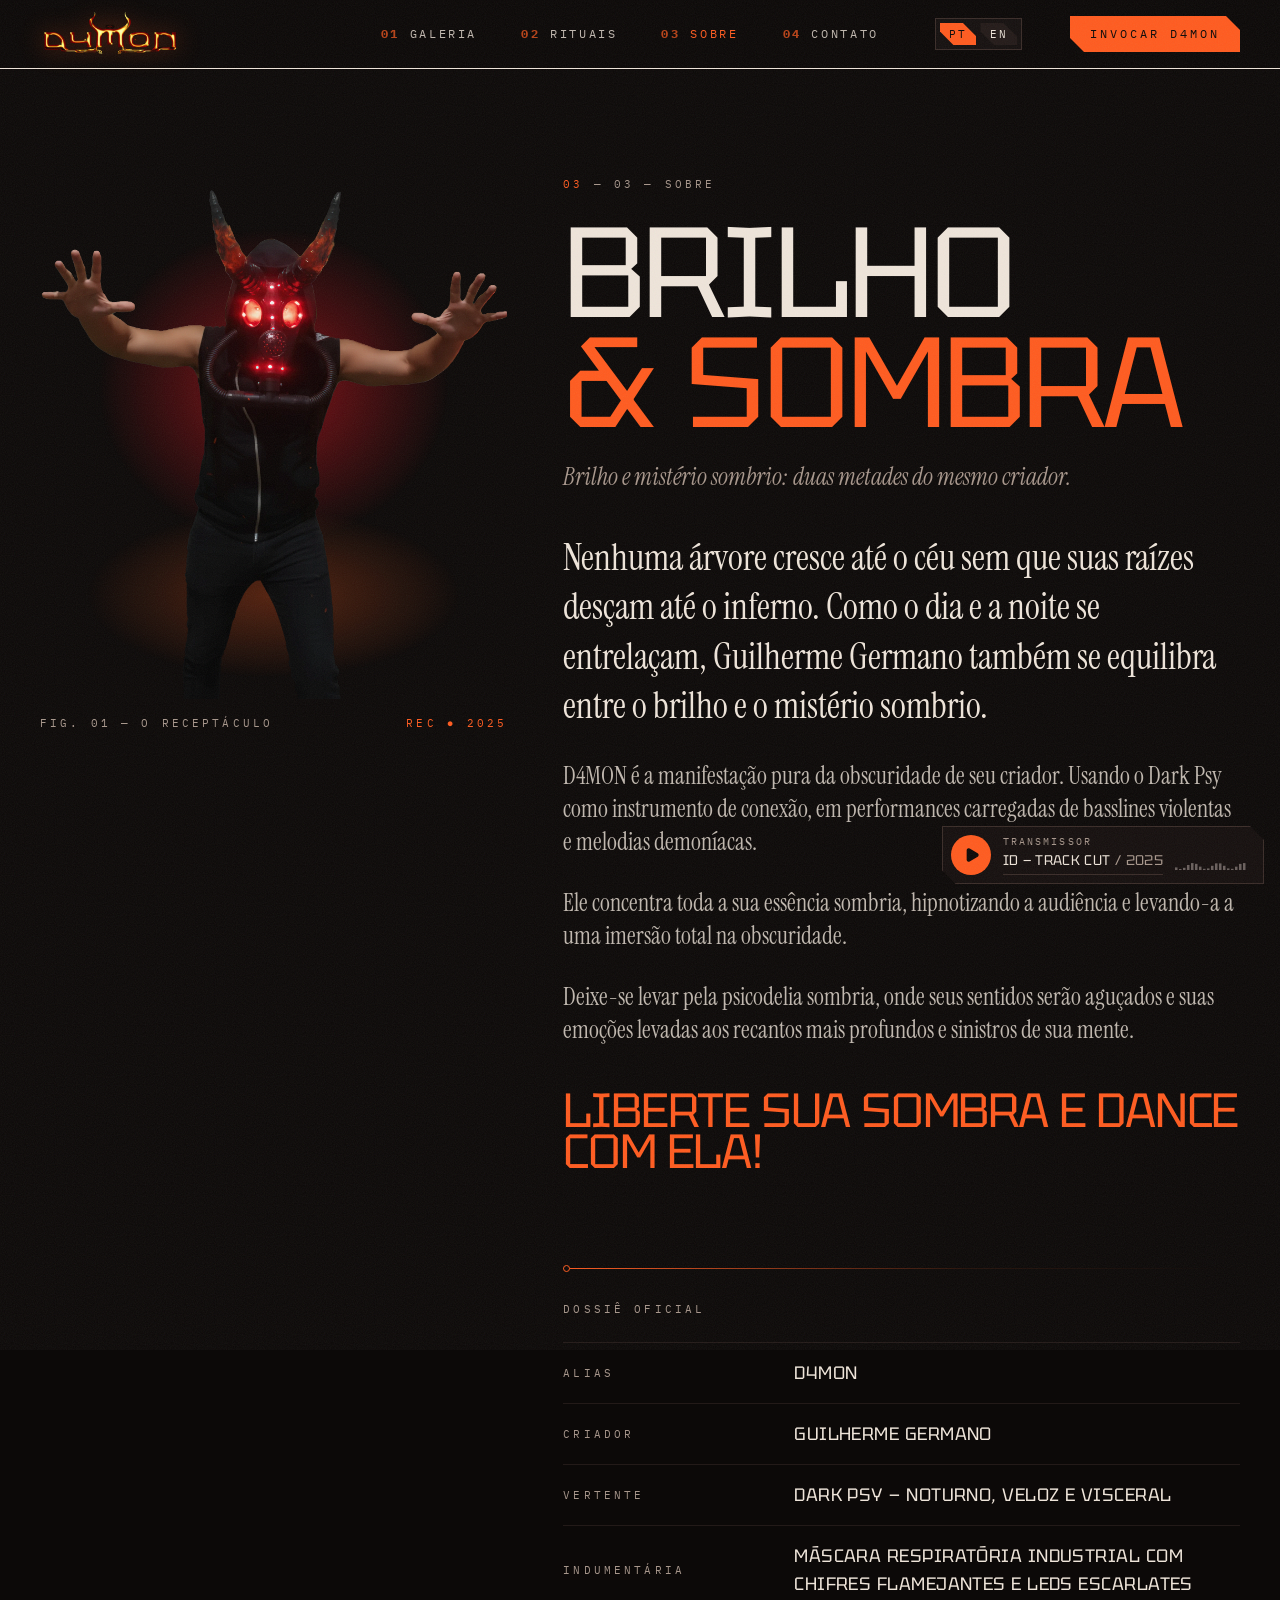
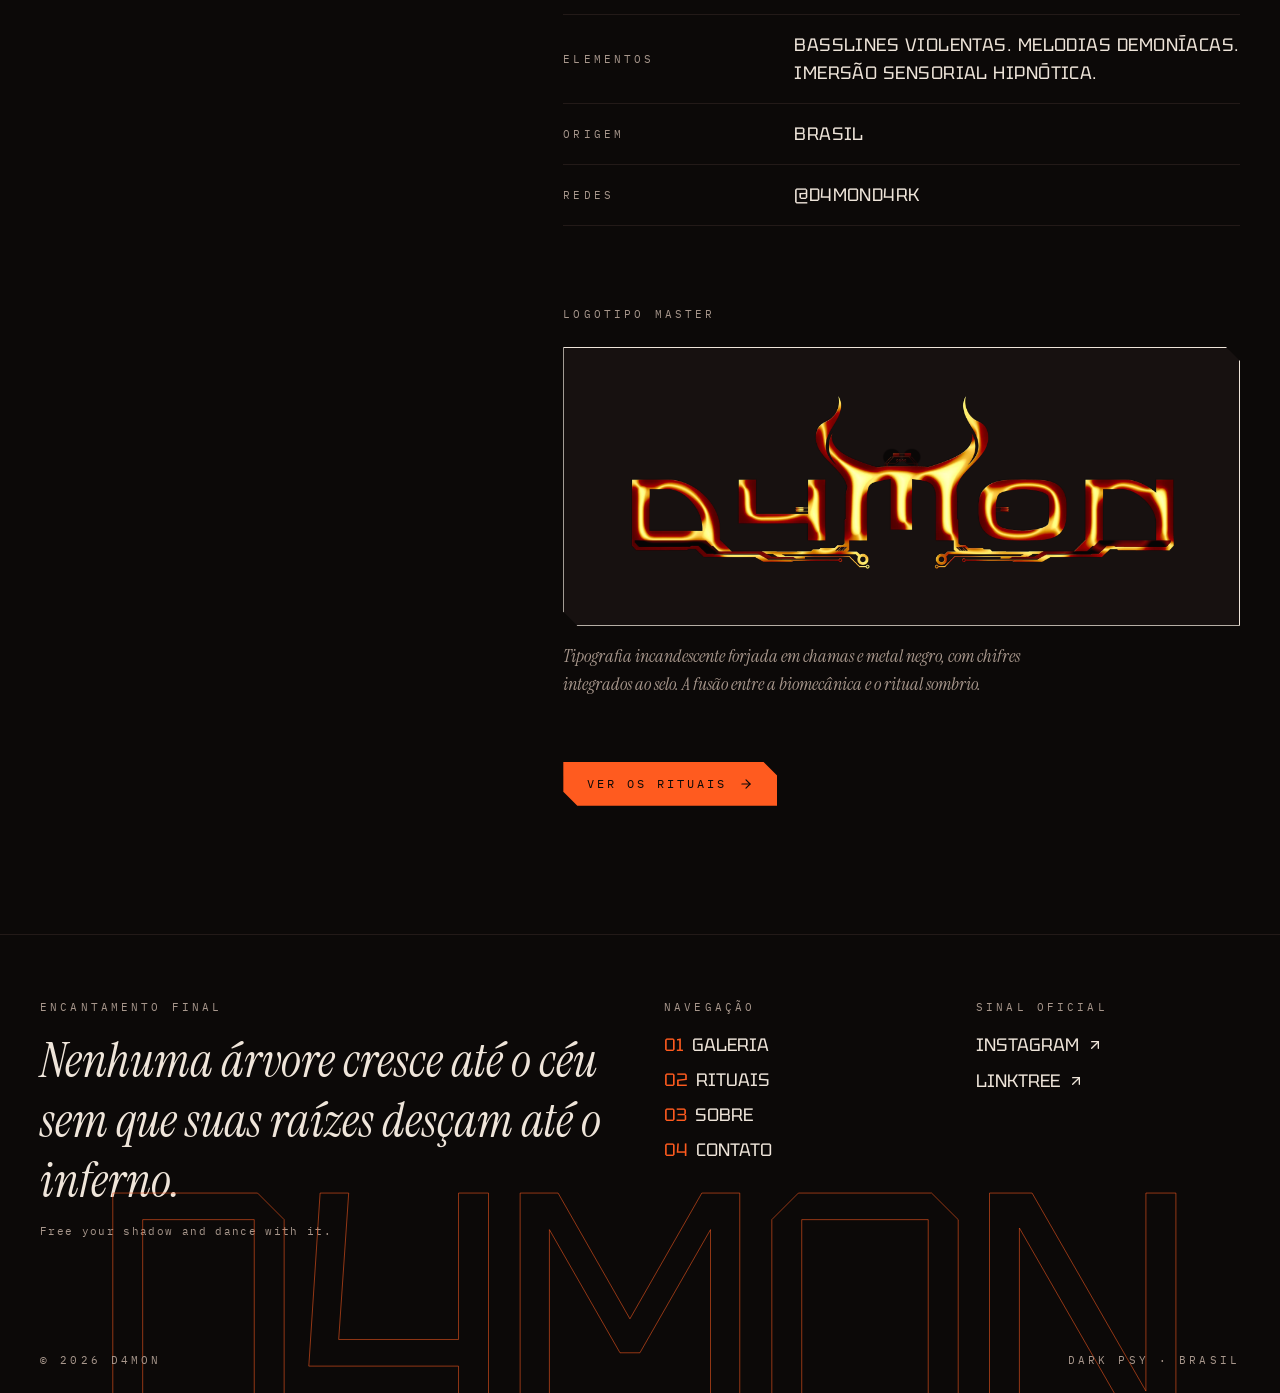
<file: about.html>
<!DOCTYPE html>
<html lang="pt-BR">
<head>
  <meta charset="utf-8" />
  <meta name="viewport" content="width=device-width, initial-scale=1" />
  <title>Sobre — D4MON | Brilho &amp; Sombra</title>
  <meta name="theme-color" content="#0c0908" />
  <meta name="description" content="Biografia e dossiê oficial do projeto D4MON por Guilherme Germano: a manifestação da escuridão no Dark Psy." />
  <meta property="og:title" content="Sobre — D4MON" />
  <meta property="og:description" content="Biografia e dossiê oficial do projeto D4MON." />
  <meta property="og:type" content="website" />
  <meta property="og:image" content="img/cutout-hood.webp" />
  <meta name="twitter:card" content="summary_large_image" />

  <!-- Fonts -->
  <link rel="preconnect" href="https://fonts.googleapis.com" />
  <link rel="preconnect" href="https://fonts.gstatic.com" crossorigin="anonymous" />
  <link rel="stylesheet" href="https://fonts.googleapis.com/css2?family=IBM+Plex+Mono:wght@400;500&amp;family=Instrument+Serif:ital@0;1&amp;family=Tektur:wght@500;700;900&amp;display=swap" />

  <!-- Preload Hood Image -->
  <link rel="preload" as="image" href="img/cutout-hood.webp" />

  <!-- Stylesheet -->
  <link rel="stylesheet" href="css/style.css" />
</head>
<body class="grain text-bone bg-void">

  <!-- Header -->
    <header class="fixed inset-x-0 top-0 z-40 transition-colors duration-500 bg-void/85 backdrop-blur-md border-b border-soot/40">
    <div class="mx-auto flex max-w-[1500px] items-center justify-between px-5 py-3 md:px-10">
      <a aria-label="D4MON — home" class="block transition-transform hover:scale-105" href="index.html">
        <img src="img/logo-hellfire.webp" alt="D4MON Master Logo" width="180" height="54" class="brand-logo-img" />
      </a>
      
      <!-- Primary Desktop Nav -->
      <nav class="hidden md:flex site-nav" aria-label="Primary">
        <a class="nav-link !text-bone/80" href="gallery.html">
          <span class="nav-num">01</span><span data-i18n="nav.gallery">Galeria</span>
        </a>
        <a class="nav-link !text-bone/80" href="projects.html">
          <span class="nav-num">02</span><span data-i18n="nav.rituals">Rituais</span>
        </a>
        <a class="nav-link !text-ember" href="about.html">
          <span class="nav-num">03</span><span data-i18n="nav.about">Sobre</span>
        </a>
        <a class="nav-link !text-bone/80" href="contact.html">
          <span class="nav-num">04</span><span data-i18n="nav.contact">Contato</span>
        </a>

        <!-- Language Switcher Toggle -->
        <div class="lang-toggle-box" role="group" aria-label="Language selection">
          <button type="button" class="lang-btn btn !py-1 !px-2.5 text-xs font-mono btn-ember" data-lang="pt" aria-pressed="true">PT</button>
          <button type="button" class="lang-btn btn !py-1 !px-2.5 text-xs font-mono btn-ghost" data-lang="en" aria-pressed="false">EN</button>
        </div>

        <a class="btn btn-ember nav-cta-btn !py-2.5 !px-5" href="contact.html" data-i18n="nav.bookBtn">Invocar D4MON</a>
      </nav>

      <!-- Mobile Button -->
      <div class="flex items-center gap-3 md:hidden">
        <div class="lang-toggle-box !m-0" role="group" aria-label="Language selection">
          <button type="button" class="lang-btn btn !py-1 !px-2 text-xs font-mono btn-ember" data-lang="pt">PT</button>
          <button type="button" class="lang-btn btn !py-1 !px-2 text-xs font-mono btn-ghost" data-lang="en">EN</button>
        </div>
        <button id="mobile-menu-btn" type="button" class="grid size-10 place-items-center text-bone border border-char bg-ash/80" aria-expanded="false" aria-label="Toggle menu">
          <svg xmlns="http://www.w3.org/2000/svg" width="24" height="24" viewBox="0 0 24 24" fill="none" stroke="currentColor" stroke-width="2" stroke-linecap="round" stroke-linejoin="round" class="lucide lucide-menu"><path d="M4 5h16"></path><path d="M4 12h16"></path><path d="M4 19h16"></path></svg>
        </button>
      </div>
    </div>

    <!-- Mobile Nav Dropdown -->
    <div id="mobile-nav" class="hidden md:hidden border-b border-soot bg-void/95 px-5 py-6 space-y-4">
      <a class="block label text-lg" href="gallery.html"><span class="text-ember mr-2">01</span><span data-i18n="nav.gallery">Galeria</span></a>
      <a class="block label text-lg" href="projects.html"><span class="text-ember mr-2">02</span><span data-i18n="nav.rituals">Rituais</span></a>
      <a class="block label text-lg" href="about.html"><span class="text-ember mr-2">03</span><span data-i18n="nav.about">Sobre</span></a>
      <a class="block label text-lg" href="contact.html"><span class="text-ember mr-2">04</span><span data-i18n="nav.contact">Contato</span></a>
      <a class="btn btn-ember w-full justify-center !py-3" href="contact.html" data-i18n="nav.bookBtn">Invocar D4MON</a>
    </div>
  </header>

  <main>
    <section class="mx-auto grid max-w-[1500px] gap-14 px-5 pt-36 md:grid-cols-12 md:px-10 md:pt-44">
      <!-- Vessel Column -->
      <div class="md:col-span-5">
        <div class="md:sticky md:top-28">
          <div class="relative">
            <div class="hellglow absolute inset-0 animate-breathe"></div>
            <img src="img/vessel-horns.webp" alt="Retrato oficial do receptáculo de D4MON com chifres em chamas e tubos de respiração" width="1348" height="1520" loading="eager" fetchPriority="high" class="relative h-auto w-full animate-rise drop-shadow-[0_10px_35px_rgba(255,91,31,0.25)]" />
          </div>
          <p class="label mt-4 flex justify-between">
            <span data-i18n="aboutPage.fig">Fig. 01 — O receptáculo</span>
            <span class="text-ember font-mono">Rec ● 2025</span>
          </p>
        </div>
      </div>

      <!-- Bio and Dossier Column -->
      <div class="md:col-span-7">
        <p class="label mb-6 animate-rise"><span class="text-ember">03</span> — <span data-i18n="aboutPage.tag">Sobre</span></p>
        <h1 class="display text-[15vw] animate-rise [animation-delay:100ms] md:text-[8rem]">
          <span data-i18n="aboutPage.headline">Brilho</span><br /><span class="text-ember" data-i18n="aboutPage.headlineAccent">&amp; sombra</span>
        </h1>
        <p class="mt-6 text-2xl italic text-smoke animate-rise [animation-delay:200ms]" data-i18n="aboutPage.sub">
          Brilho e mistério sombrio: duas metades do mesmo criador.
        </p>

        <!-- Biography Body -->
        <div class="mt-10 space-y-7 text-bone">
          <p class="animate-rise leading-snug text-3xl md:text-4xl" data-i18n="aboutPage.p1">
            Como o dia e a noite se entrelaçam, Guilherme Germano também se equilibra entre o brilho e o mistério sombrio.
          </p>
          <p class="animate-rise leading-snug text-xl text-bone/80 md:text-2xl" data-i18n="aboutPage.p2">
            D4MON é a manifestação pura da obscuridade de seu criador. Usando o Dark Psy como instrumento de conexão, em performances carregadas de basslines violentas e melodias demoníacas.
          </p>
          <p class="animate-rise leading-snug text-xl text-bone/80 md:text-2xl" data-i18n="aboutPage.p3">
            Ele concentra toda a sua essência sombria, hipnotizando a audiência e levando-a a uma imersão total na obscuridade.
          </p>
          <p class="animate-rise leading-snug text-xl text-bone/80 md:text-2xl" data-i18n="aboutPage.p4">
            Deixe-se levar pela psicodelia sombria, onde seus sentidos serão aguçados e suas emoções levadas aos recantos mais profundos e sinistros de sua mente.
          </p>
          <p class="display animate-rise pt-4 text-3xl text-ember md:text-5xl" data-i18n="aboutPage.incantation">
            Liberte sua sombra e dance com ela!
          </p>
        </div>

        <!-- Dossier Table -->
        <div class="mt-24">
          <div class="trace mb-8"></div>
          <p class="label mb-6" data-i18n="aboutPage.dossierTag">Dossiê</p>
          <dl class="divide-y divide-soot border-y border-soot">
            <div class="group grid grid-cols-3 gap-4 py-4 transition-colors hover:bg-ash">
              <dt class="label self-center group-hover:!text-ember" data-i18n="aboutPage.aliasLabel">Alias</dt>
              <dd class="col-span-2 font-display text-lg uppercase tracking-wide">D4MON</dd>
            </div>
            <div class="group grid grid-cols-3 gap-4 py-4 transition-colors hover:bg-ash">
              <dt class="label self-center group-hover:!text-ember" data-i18n="aboutPage.vesselLabel">Receptáculo</dt>
              <dd class="col-span-2 font-display text-lg uppercase tracking-wide">Guilherme Germano</dd>
            </div>
            <div class="group grid grid-cols-3 gap-4 py-4 transition-colors hover:bg-ash">
              <dt class="label self-center group-hover:!text-ember" data-i18n="aboutPage.soundLabel">Som</dt>
              <dd class="col-span-2 font-display text-lg uppercase tracking-wide" data-i18n="aboutPage.soundValue">Dark Psy — noturno, escuridão total</dd>
            </div>
            <div class="group grid grid-cols-3 gap-4 py-4 transition-colors hover:bg-ash">
              <dt class="label self-center group-hover:!text-ember" data-i18n="aboutPage.signatureLabel">Assinatura</dt>
              <dd class="col-span-2 font-display text-lg uppercase tracking-wide" data-i18n="aboutPage.signatureValue">Máscara respiratória com chifres e LEDs vermelhos</dd>
            </div>
            <div class="group grid grid-cols-3 gap-4 py-4 transition-colors hover:bg-ash">
              <dt class="label self-center group-hover:!text-ember" data-i18n="aboutPage.weaponsLabel">Armas</dt>
              <dd class="col-span-2 font-display text-lg uppercase tracking-wide" data-i18n="aboutPage.weaponsValue">Basslines violentas. Melodias demoníacas.</dd>
            </div>
            <div class="group grid grid-cols-3 gap-4 py-4 transition-colors hover:bg-ash">
              <dt class="label self-center group-hover:!text-ember" data-i18n="aboutPage.originLabel">Origem</dt>
              <dd class="col-span-2 font-display text-lg uppercase tracking-wide" data-i18n="aboutPage.originValue">Brasil</dd>
            </div>
            <div class="group grid grid-cols-3 gap-4 py-4 transition-colors hover:bg-ash">
              <dt class="label self-center group-hover:!text-ember" data-i18n="aboutPage.signalLabel">Sinal</dt>
              <dd class="col-span-2 font-display text-lg uppercase tracking-wide">@d4mond4rk</dd>
            </div>
          </dl>
        </div>

        <!-- Official Wordmark (Fixing Issue 6: Only single official burning flame logo) -->
        <div class="mt-20">
          <p class="label mb-6" data-i18n="aboutPage.wordmarkTag">O Logotipo Oficial</p>
          <div class="notch bg-ash p-8 md:p-12 border border-char/40 text-center">
            <img src="img/logo-hellfire.webp" alt="Logotipo oficial de chamas de D4MON com chifres e circuitos" width="1600" height="503" loading="lazy" class="h-auto w-full max-w-xl mx-auto filter drop-shadow-[0_0_20px_rgba(255,91,31,0.5)]" />
          </div>
          <p class="mt-4 max-w-lg text-lg italic text-smoke" data-i18n="aboutPage.wordmarkDesc">
            Letras em chamas sobre trilhas de circuito, com chifres emergindo do M. Representa o elo exato entre a máquina e o ritual, assim como a música.
          </p>
        </div>

        <div class="mt-16">
          <a class="btn btn-ember" href="projects.html">
            <span data-i18n="aboutPage.seeRitualsBtn">Ver os rituais</span>
            <svg xmlns="http://www.w3.org/2000/svg" width="14" height="14" viewBox="0 0 24 24" fill="none" stroke="currentColor" stroke-width="2" stroke-linecap="round" stroke-linejoin="round" class="lucide lucide-arrow-right"><path d="M5 12h14"></path><path d="m12 5 7 7-7 7"></path></svg>
          </a>
        </div>
      </div>
    </section>
  </main>

  <!-- Footer -->
  <footer class="relative mt-32 overflow-hidden border-t border-soot">
    <div class="mx-auto grid max-w-[1500px] gap-12 px-5 pb-28 pt-16 md:grid-cols-12 md:px-10">
      <div class="md:col-span-6">
        <p class="label mb-4" data-i18n="footer.incantationTag">Encantamento Final</p>
        <p class="font-serif text-4xl italic leading-tight text-bone md:text-5xl" data-i18n="footer.quote">“Liberte sua sombra e dance com ela!”</p>
        <p class="mt-3 label !normal-case !tracking-[0.12em]" data-i18n="footer.quoteEn">Free your shadow and dance with it.</p>
      </div>

      <div class="md:col-span-3">
        <p class="label mb-4" data-i18n="footer.navigateTag">Navegação</p>
        <ul class="space-y-2 font-display uppercase">
          <li><a class="hover:text-ember transition-colors" href="gallery.html"><span class="text-ember mr-2">01</span><span data-i18n="nav.gallery">Galeria</span></a></li>
          <li><a class="hover:text-ember transition-colors" href="projects.html"><span class="text-ember mr-2">02</span><span data-i18n="nav.rituals">Rituais</span></a></li>
          <li><a class="hover:text-ember transition-colors" href="about.html"><span class="text-ember mr-2">03</span><span data-i18n="nav.about">Sobre</span></a></li>
          <li><a class="hover:text-ember transition-colors" href="contact.html"><span class="text-ember mr-2">04</span><span data-i18n="nav.contact">Contato</span></a></li>
        </ul>
      </div>

      <div class="md:col-span-3">
        <p class="label mb-4" data-i18n="footer.signalTag">Sinal Oficial</p>
        <ul class="space-y-2">
          <li>
            <a href="https://instagram.com/d4mond4rk" target="_blank" rel="noopener noreferrer" class="group inline-flex items-center gap-2 font-display uppercase hover:text-ember transition-colors">
              Instagram
              <svg xmlns="http://www.w3.org/2000/svg" width="16" height="16" viewBox="0 0 24 24" fill="none" stroke="currentColor" stroke-width="2" stroke-linecap="round" stroke-linejoin="round" class="lucide lucide-arrow-up-right transition-transform group-hover:-translate-y-0.5 group-hover:translate-x-0.5"><path d="M7 7h10v10"></path><path d="M7 17 17 7"></path></svg>
            </a>
          </li>
          <li>
            <a href="https://linktr.ee/d4mond4rk" target="_blank" rel="noopener noreferrer" class="group inline-flex items-center gap-2 font-display uppercase hover:text-ember transition-colors">
              Linktree
              <svg xmlns="http://www.w3.org/2000/svg" width="16" height="16" viewBox="0 0 24 24" fill="none" stroke="currentColor" stroke-width="2" stroke-linecap="round" stroke-linejoin="round" class="lucide lucide-arrow-up-right transition-transform group-hover:-translate-y-0.5 group-hover:translate-x-0.5"><path d="M7 7h10v10"></path><path d="M7 17 17 7"></path></svg>
            </a>
          </li>
        </ul>
      </div>
    </div>

    <p aria-hidden="true" class="display outline-text pointer-events-none absolute -bottom-[0.18em] left-1/2 -translate-x-1/2 select-none whitespace-nowrap text-[26vw]">D4MON</p>
    
    <div class="relative mx-auto flex max-w-[1500px] justify-between px-5 pb-6 md:px-10">
      <span class="label" data-i18n="footer.copyright">© 2026 D4MON</span>
      <span class="label hidden sm:inline" data-i18n="footer.origin">Dark Psy · Brasil</span>
    </div>
  </footer>

  <!-- Floating Audio Player -->
  <div class="fixed bottom-4 right-4 z-50">
    <div class="notch flex items-center gap-3 bg-ash/90 backdrop-blur-md pl-2 pr-4 py-2 border border-char shadow-2xl">
      <button id="player-toggle-btn" type="button" aria-label="Reproduzir faixa" class="grid size-10 place-items-center rounded-full bg-ember text-void transition hover:bg-sulfur active:scale-95">
        <svg xmlns="http://www.w3.org/2000/svg" width="16" height="16" viewBox="0 0 24 24" fill="currentColor" stroke="currentColor" stroke-width="2" stroke-linecap="round" stroke-linejoin="round" class="lucide lucide-play ml-0.5"><path d="M5 5a2 2 0 0 1 3.008-1.728l11.997 6.998a2 2 0 0 1 .003 3.458l-12 7A2 2 0 0 1 5 19z"></path></svg>
      </button>
      <div class="hidden sm:block">
        <p class="label !text-[0.6rem] !tracking-[0.22em]" data-i18n="player.transmitter">Transmissor</p>
        <p class="font-display text-sm uppercase tracking-wide">
          <span data-i18n="player.trackTitle">ID — Track Cut</span> <span class="text-smoke" data-i18n="player.year">/ 2025</span>
        </p>
        <div class="mt-1 h-px w-40 bg-char">
          <div id="player-progress" class="h-px bg-ember" style="width: 0%"></div>
        </div>
      </div>
      <canvas id="player-canvas" width="72" height="30" class="h-[30px] w-[72px]"></canvas>
    </div>
    <audio id="d4mon-audio" src="audio/d4mon-track-cut-2025.mp3" preload="metadata"></audio>
  </div>

  <!-- Scripts -->
  <script src="locales/translations.js"></script>
  <script src="js/main.js"></script>
</body>
</html>
</file>
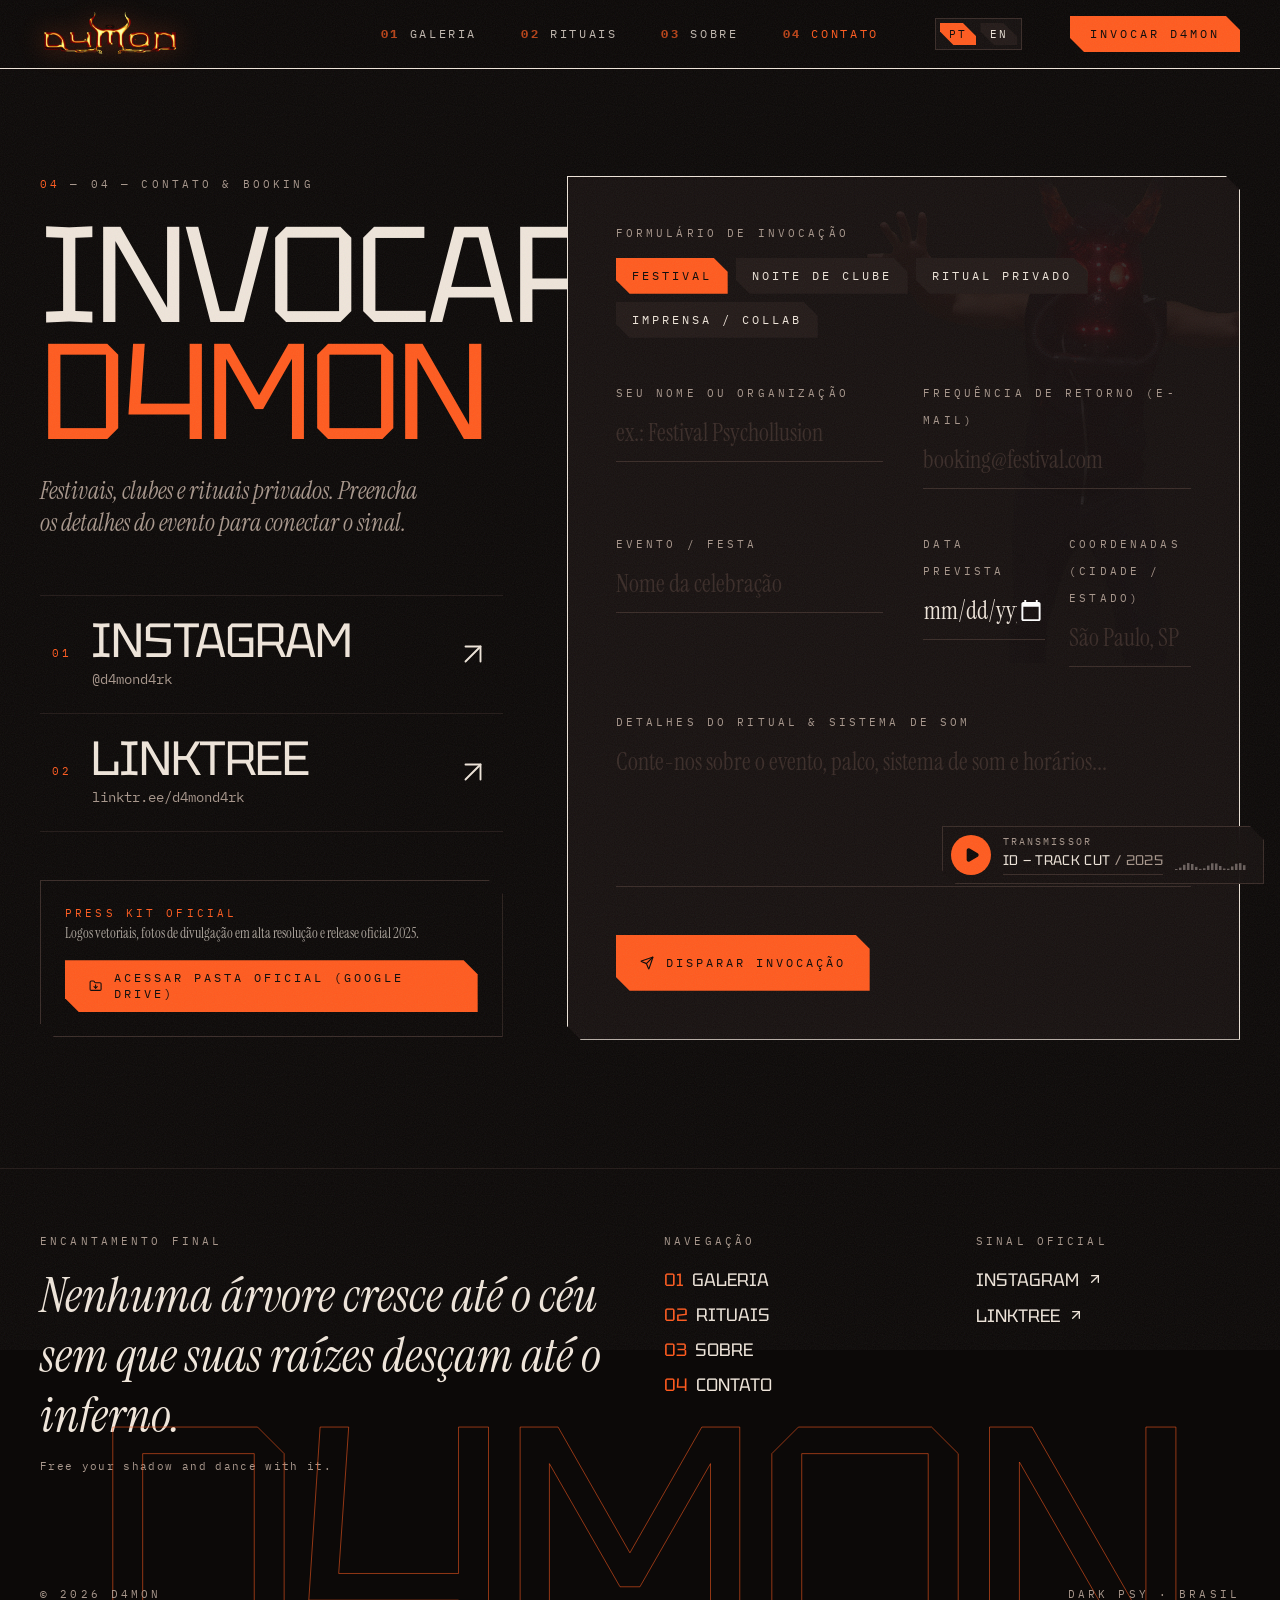
<file: contact.html>
<!DOCTYPE html>
<html lang="pt-BR">
<head>
  <meta charset="utf-8" />
  <meta name="viewport" content="width=device-width, initial-scale=1" />
  <title>Contato &amp; Booking — D4MON | Invocar a Entidade</title>
  <meta name="theme-color" content="#0c0908" />
  <meta name="description" content="Agendamento de apresentações, festivais, colaborações e press kit oficial do projeto D4MON." />
  <meta property="og:title" content="Contato &amp; Booking — D4MON" />
  <meta property="og:description" content="Agendamento de apresentações e festivais para D4MON." />
  <meta property="og:type" content="website" />
  <meta property="og:image" content="img/ritual-smoke.webp" />
  <meta name="twitter:card" content="summary_large_image" />

  <!-- Fonts -->
  <link rel="preconnect" href="https://fonts.googleapis.com" />
  <link rel="preconnect" href="https://fonts.gstatic.com" crossorigin="anonymous" />
  <link rel="stylesheet" href="https://fonts.googleapis.com/css2?family=IBM+Plex+Mono:wght@400;500&amp;family=Instrument+Serif:ital@0;1&amp;family=Tektur:wght@500;700;900&amp;display=swap" />

  <!-- Stylesheet -->
  <link rel="stylesheet" href="css/style.css" />
</head>
<body class="grain text-bone bg-void">

  <!-- Header -->
    <header class="fixed inset-x-0 top-0 z-40 transition-colors duration-500 bg-void/85 backdrop-blur-md border-b border-soot/40">
    <div class="mx-auto flex max-w-[1500px] items-center justify-between px-5 py-3 md:px-10">
      <a aria-label="D4MON — home" class="block transition-transform hover:scale-105" href="index.html">
        <img src="img/logo-hellfire.webp" alt="D4MON Master Logo" width="180" height="54" class="brand-logo-img" />
      </a>
      
      <!-- Primary Desktop Nav -->
      <nav class="hidden md:flex site-nav" aria-label="Primary">
        <a class="nav-link !text-bone/80" href="gallery.html">
          <span class="nav-num">01</span><span data-i18n="nav.gallery">Galeria</span>
        </a>
        <a class="nav-link !text-bone/80" href="projects.html">
          <span class="nav-num">02</span><span data-i18n="nav.rituals">Rituais</span>
        </a>
        <a class="nav-link !text-bone/80" href="about.html">
          <span class="nav-num">03</span><span data-i18n="nav.about">Sobre</span>
        </a>
        <a class="nav-link !text-ember" href="contact.html">
          <span class="nav-num">04</span><span data-i18n="nav.contact">Contato</span>
        </a>

        <!-- Language Switcher Toggle -->
        <div class="lang-toggle-box" role="group" aria-label="Language selection">
          <button type="button" class="lang-btn btn !py-1 !px-2.5 text-xs font-mono btn-ember" data-lang="pt" aria-pressed="true">PT</button>
          <button type="button" class="lang-btn btn !py-1 !px-2.5 text-xs font-mono btn-ghost" data-lang="en" aria-pressed="false">EN</button>
        </div>

        <a class="btn btn-ember nav-cta-btn !py-2.5 !px-5" href="contact.html" data-i18n="nav.bookBtn">Invocar D4MON</a>
      </nav>

      <!-- Mobile Button -->
      <div class="flex items-center gap-3 md:hidden">
        <div class="lang-toggle-box !m-0" role="group" aria-label="Language selection">
          <button type="button" class="lang-btn btn !py-1 !px-2 text-xs font-mono btn-ember" data-lang="pt">PT</button>
          <button type="button" class="lang-btn btn !py-1 !px-2 text-xs font-mono btn-ghost" data-lang="en">EN</button>
        </div>
        <button id="mobile-menu-btn" type="button" class="grid size-10 place-items-center text-bone border border-char bg-ash/80" aria-expanded="false" aria-label="Toggle menu">
          <svg xmlns="http://www.w3.org/2000/svg" width="24" height="24" viewBox="0 0 24 24" fill="none" stroke="currentColor" stroke-width="2" stroke-linecap="round" stroke-linejoin="round" class="lucide lucide-menu"><path d="M4 5h16"></path><path d="M4 12h16"></path><path d="M4 19h16"></path></svg>
        </button>
      </div>
    </div>

    <!-- Mobile Nav Dropdown -->
    <div id="mobile-nav" class="hidden md:hidden border-b border-soot bg-void/95 px-5 py-6 space-y-4">
      <a class="block label text-lg" href="gallery.html"><span class="text-ember mr-2">01</span><span data-i18n="nav.gallery">Galeria</span></a>
      <a class="block label text-lg" href="projects.html"><span class="text-ember mr-2">02</span><span data-i18n="nav.rituals">Rituais</span></a>
      <a class="block label text-lg" href="about.html"><span class="text-ember mr-2">03</span><span data-i18n="nav.about">Sobre</span></a>
      <a class="block label text-lg" href="contact.html"><span class="text-ember mr-2">04</span><span data-i18n="nav.contact">Contato</span></a>
      <a class="btn btn-ember w-full justify-center !py-3" href="contact.html" data-i18n="nav.bookBtn">Invocar D4MON</a>
    </div>
  </header>

  <main>
    <section class="mx-auto max-w-[1500px] px-5 pt-36 md:px-10 md:pt-44">
      <div class="grid gap-16 md:grid-cols-12">
        <!-- Info Column -->
        <div class="md:col-span-5">
          <p class="label mb-6 animate-rise"><span class="text-ember">04</span> — <span data-i18n="contactPage.tag">Contato &amp; Booking</span></p>
          <h1 class="display text-[18vw] animate-rise [animation-delay:100ms] md:text-[8.5rem]">
            <span data-i18n="contactPage.headline">Invocar</span><br /><span class="text-ember" data-i18n="contactPage.headlineAccent">D4MON</span>
          </h1>
          <p class="mt-6 max-w-sm text-2xl italic text-smoke animate-rise [animation-delay:200ms]" data-i18n="contactPage.sub">
            Festivais, noites de clube, colaborações e imprensa. Quanto mais escura a pista, melhor.
          </p>

          <!-- Social Direct Links -->
          <ul class="mt-14 border-t border-soot animate-rise [animation-delay:300ms]">
            <li class="border-b border-soot">
              <a href="https://instagram.com/d4mond4rk" target="_blank" rel="noopener noreferrer" class="group flex items-center justify-between gap-4 py-6 transition-colors hover:bg-ash md:px-3">
                <span>
                  <span class="label mr-4 !text-ember">01</span>
                  <span class="display text-4xl transition-colors group-hover:text-ember md:text-5xl">Instagram</span>
                  <span class="mt-1 block pl-10 font-mono text-sm text-smoke">@d4mond4rk</span>
                </span>
                <svg xmlns="http://www.w3.org/2000/svg" width="24" height="24" viewBox="0 0 24 24" fill="none" stroke="currentColor" stroke-width="1.25" stroke-linecap="round" stroke-linejoin="round" class="lucide lucide-arrow-up-right size-9 shrink-0 transition-transform duration-300 group-hover:-translate-y-1 group-hover:translate-x-1 group-hover:text-ember"><path d="M7 7h10v10"></path><path d="M7 17 17 7"></path></svg>
              </a>
            </li>
            <li class="border-b border-soot">
              <a href="https://linktr.ee/d4mond4rk" target="_blank" rel="noopener noreferrer" class="group flex items-center justify-between gap-4 py-6 transition-colors hover:bg-ash md:px-3">
                <span>
                  <span class="label mr-4 !text-ember">02</span>
                  <span class="display text-4xl transition-colors group-hover:text-ember md:text-5xl">Linktree</span>
                  <span class="mt-1 block pl-10 font-mono text-sm text-smoke">linktr.ee/d4mond4rk</span>
                </span>
                <svg xmlns="http://www.w3.org/2000/svg" width="24" height="24" viewBox="0 0 24 24" fill="none" stroke="currentColor" stroke-width="1.25" stroke-linecap="round" stroke-linejoin="round" class="lucide lucide-arrow-up-right size-9 shrink-0 transition-transform duration-300 group-hover:-translate-y-1 group-hover:translate-x-1 group-hover:text-ember"><path d="M7 7h10v10"></path><path d="M7 17 17 7"></path></svg>
              </a>
            </li>
          </ul>

          <!-- Official Press Kit (Direct Google Drive Access) -->
          <div class="mt-12 p-6 bg-ash/70 border border-char notch">
            <p class="label !text-ember mb-2" data-i18n="contactPage.pressKitTitle">Press Kit Oficial</p>
            <p class="text-bone/70 text-sm mb-4 leading-relaxed" data-i18n="contactPage.pressKitDesc">
              Logotipos vetorizados, fotos de divulgação em alta resolução e release oficial 2025.
            </p>
            <a href="https://drive.google.com/drive/folders/1eTKvnOWcJ5iGvE7PdpxlvMICwB2CNRxj?usp=drive_link" target="_blank" rel="noopener noreferrer" class="btn btn-ember !py-2.5 w-full justify-center transition-colors">
              <svg xmlns="http://www.w3.org/2000/svg" width="14" height="14" viewBox="0 0 24 24" fill="none" stroke="currentColor" stroke-width="2" stroke-linecap="round" stroke-linejoin="round" class="lucide lucide-folder-down"><path d="M4 20h16a2 2 0 0 0 2-2V8a2 2 0 0 0-2-2h-7.93a2 2 0 0 1-1.66-.9l-.82-1.2A2 2 0 0 0 7.93 3H4a2 2 0 0 0-2 2v13c0 1.1.9 2 2 2Z"></path><path d="M12 10v6"></path><path d="m9 13 3 3 3-3"></path></svg>
              <span data-i18n="contactPage.downloadPressKit">Acessar Pasta Oficial (Google Drive)</span>
            </a>
          </div>
        </div>

        <!-- Netlify Booking Form Column (Fixing Issue 4, 8 & 9) -->
        <div class="relative md:col-span-7">
          <div class="notch relative overflow-hidden bg-ash p-6 md:p-12 border border-char/40">
            <img src="img/cutout-summon.webp" alt="" loading="lazy" class="pointer-events-none absolute -right-24 -top-10 w-[70%] opacity-[0.08] md:opacity-[0.12]" />

            <form name="booking" method="POST" data-netlify="true" netlify-honeypot="bot-field" action="/contact?success=true" class="relative space-y-10">
              <!-- Netlify Hidden Identifiers -->
              <input type="hidden" name="form-name" value="booking" />
              <input type="hidden" name="kind" id="form-kind" value="Festival" />

              <!-- Honeypot anti-spam -->
              <p class="hidden">
                <label>Não preencha este campo se for humano: <input name="bot-field" tabindex="-1" autocomplete="off" /></label>
              </p>

              <!-- Category Preset Buttons -->
              <fieldset>
                <legend class="label mb-4" data-i18n="contactPage.formLegend">O que você está invocando?</legend>
                <div class="flex flex-wrap gap-2">
                  <button type="button" class="kind-select-btn btn !px-4 !py-2.5 btn-ember" data-kind-value="Festival" aria-pressed="true">
                    <span data-i18n="contactPage.kindFestival">Festival</span>
                  </button>
                  <button type="button" class="kind-select-btn btn !px-4 !py-2.5 btn-ghost" data-kind-value="Club night" aria-pressed="false">
                    <span data-i18n="contactPage.kindClub">Noite de clube</span>
                  </button>
                  <button type="button" class="kind-select-btn btn !px-4 !py-2.5 btn-ghost" data-kind-value="Private ritual" aria-pressed="false">
                    <span data-i18n="contactPage.kindPrivate">Ritual privado</span>
                  </button>
                  <button type="button" class="kind-select-btn btn !px-4 !py-2.5 btn-ghost" data-kind-value="Press / collab" aria-pressed="false">
                    <span data-i18n="contactPage.kindPress">Imprensa / Collab</span>
                  </button>
                </div>
              </fieldset>

              <!-- Field Inputs -->
              <div class="grid gap-10 md:grid-cols-2">
                <div>
                  <label for="name" class="label" data-i18n="contactPage.nameLabel">Seu nome</label>
                  <input id="name" name="name" type="text" required data-i18n-ph="contactPage.namePlaceholder" placeholder="Quem convoca" autocomplete="name" class="field [color-scheme:dark]" />
                </div>
                <div>
                  <label for="email" class="label" data-i18n="contactPage.emailLabel">E-mail</label>
                  <input id="email" name="email" type="email" required data-i18n-ph="contactPage.emailPlaceholder" placeholder="voce@dominio.com" autocomplete="email" class="field [color-scheme:dark]" />
                </div>
                <div>
                  <label for="event" class="label" data-i18n="contactPage.eventLabel">Evento / Festa</label>
                  <input id="event" name="event" type="text" data-i18n-ph="contactPage.eventPlaceholder" placeholder="Nome da celebração" class="field [color-scheme:dark]" />
                </div>
                <div class="grid grid-cols-2 gap-6">
                  <div>
                    <label for="date" class="label" data-i18n="contactPage.dateLabel">Data</label>
                    <input id="date" name="date" type="date" class="field [color-scheme:dark]" />
                  </div>
                  <div>
                    <label for="city" class="label" data-i18n="contactPage.cityLabel">Cidade</label>
                    <input id="city" name="city" type="text" data-i18n-ph="contactPage.cityPlaceholder" placeholder="Onde acontecerá" class="field [color-scheme:dark]" />
                  </div>
                </div>
              </div>

              <div>
                <label for="message" class="label" data-i18n="contactPage.messageLabel">A noite, em suas palavras</label>
                <textarea id="message" name="message" rows="4" data-i18n-ph="contactPage.messagePlaceholder" placeholder="Tempo de set, palco, horário, a atmosfera desejada..." class="field resize-none"></textarea>
              </div>

              <!-- Submit CTA: Unified "Enviar Invocação" / "Send Summons" -->
              <button type="submit" class="btn btn-ember w-full justify-center !py-5 md:w-auto">
                <svg xmlns="http://www.w3.org/2000/svg" width="14" height="14" viewBox="0 0 24 24" fill="none" stroke="currentColor" stroke-width="2" stroke-linecap="round" stroke-linejoin="round" class="lucide lucide-send"><path d="M14.536 21.686a.5.5 0 0 0 .937-.024l6.5-19a.496.496 0 0 0-.635-.635l-19 6.5a.5.5 0 0 0-.024.937l7.93 3.18a2 2 0 0 1 1.112 1.11z"></path><path d="m21.854 2.147-10.94 10.939"></path></svg>
                <span data-i18n="contactPage.submitBtn">Enviar Invocação</span>
              </button>
            </form>
          </div>
        </div>
      </div>
    </section>
  </main>

  <!-- Footer -->
  <footer class="relative mt-32 overflow-hidden border-t border-soot">
    <div class="mx-auto grid max-w-[1500px] gap-12 px-5 pb-28 pt-16 md:grid-cols-12 md:px-10">
      <div class="md:col-span-6">
        <p class="label mb-4" data-i18n="footer.incantationTag">Encantamento Final</p>
        <p class="font-serif text-4xl italic leading-tight text-bone md:text-5xl" data-i18n="footer.quote">“Liberte sua sombra e dance com ela!”</p>
        <p class="mt-3 label !normal-case !tracking-[0.12em]" data-i18n="footer.quoteEn">Free your shadow and dance with it.</p>
      </div>

      <div class="md:col-span-3">
        <p class="label mb-4" data-i18n="footer.navigateTag">Navegação</p>
        <ul class="space-y-2 font-display uppercase">
          <li><a class="hover:text-ember transition-colors" href="gallery.html"><span class="text-ember mr-2">01</span><span data-i18n="nav.gallery">Galeria</span></a></li>
          <li><a class="hover:text-ember transition-colors" href="projects.html"><span class="text-ember mr-2">02</span><span data-i18n="nav.rituals">Rituais</span></a></li>
          <li><a class="hover:text-ember transition-colors" href="about.html"><span class="text-ember mr-2">03</span><span data-i18n="nav.about">Sobre</span></a></li>
          <li><a class="hover:text-ember transition-colors active" href="contact.html"><span class="text-ember mr-2">04</span><span data-i18n="nav.contact">Contato</span></a></li>
        </ul>
      </div>

      <div class="md:col-span-3">
        <p class="label mb-4" data-i18n="footer.signalTag">Sinal Oficial</p>
        <ul class="space-y-2">
          <li>
            <a href="https://instagram.com/d4mond4rk" target="_blank" rel="noopener noreferrer" class="group inline-flex items-center gap-2 font-display uppercase hover:text-ember transition-colors">
              Instagram
              <svg xmlns="http://www.w3.org/2000/svg" width="16" height="16" viewBox="0 0 24 24" fill="none" stroke="currentColor" stroke-width="2" stroke-linecap="round" stroke-linejoin="round" class="lucide lucide-arrow-up-right transition-transform group-hover:-translate-y-0.5 group-hover:translate-x-0.5"><path d="M7 7h10v10"></path><path d="M7 17 17 7"></path></svg>
            </a>
          </li>
          <li>
            <a href="https://linktr.ee/d4mond4rk" target="_blank" rel="noopener noreferrer" class="group inline-flex items-center gap-2 font-display uppercase hover:text-ember transition-colors">
              Linktree
              <svg xmlns="http://www.w3.org/2000/svg" width="16" height="16" viewBox="0 0 24 24" fill="none" stroke="currentColor" stroke-width="2" stroke-linecap="round" stroke-linejoin="round" class="lucide lucide-arrow-up-right transition-transform group-hover:-translate-y-0.5 group-hover:translate-x-0.5"><path d="M7 7h10v10"></path><path d="M7 17 17 7"></path></svg>
            </a>
          </li>
        </ul>
      </div>
    </div>

    <p aria-hidden="true" class="display outline-text pointer-events-none absolute -bottom-[0.18em] left-1/2 -translate-x-1/2 select-none whitespace-nowrap text-[26vw]">D4MON</p>
    
    <div class="relative mx-auto flex max-w-[1500px] justify-between px-5 pb-6 md:px-10">
      <span class="label" data-i18n="footer.copyright">© 2026 D4MON</span>
      <span class="label hidden sm:inline" data-i18n="footer.origin">Dark Psy · Brasil</span>
    </div>
  </footer>

  <!-- Floating Audio Player -->
  <div class="fixed bottom-4 right-4 z-50">
    <div class="notch flex items-center gap-3 bg-ash/90 backdrop-blur-md pl-2 pr-4 py-2 border border-char shadow-2xl">
      <button id="player-toggle-btn" type="button" aria-label="Reproduzir faixa" class="grid size-10 place-items-center rounded-full bg-ember text-void transition hover:bg-sulfur active:scale-95">
        <svg xmlns="http://www.w3.org/2000/svg" width="16" height="16" viewBox="0 0 24 24" fill="currentColor" stroke="currentColor" stroke-width="2" stroke-linecap="round" stroke-linejoin="round" class="lucide lucide-play ml-0.5"><path d="M5 5a2 2 0 0 1 3.008-1.728l11.997 6.998a2 2 0 0 1 .003 3.458l-12 7A2 2 0 0 1 5 19z"></path></svg>
      </button>
      <div class="hidden sm:block">
        <p class="label !text-[0.6rem] !tracking-[0.22em]" data-i18n="player.transmitter">Transmissor</p>
        <p class="font-display text-sm uppercase tracking-wide">
          <span data-i18n="player.trackTitle">ID — Track Cut</span> <span class="text-smoke" data-i18n="player.year">/ 2025</span>
        </p>
        <div class="mt-1 h-px w-40 bg-char">
          <div id="player-progress" class="h-px bg-ember" style="width: 0%"></div>
        </div>
      </div>
      <canvas id="player-canvas" width="72" height="30" class="h-[30px] w-[72px]"></canvas>
    </div>
    <audio id="d4mon-audio" src="audio/d4mon-track-cut-2025.mp3" preload="metadata"></audio>
  </div>

  <!-- Scripts -->
  <script src="locales/translations.js"></script>
  <script src="js/main.js"></script>
</body>
</html>
</file>
<file: css/style.css>
@layer properties{@supports (((-webkit-hyphens:none)) and (not (margin-trim:inline))) or ((-moz-orient:inline) and (not (color:rgb(from red r g b)))){*,:before,:after,::backdrop{--tw-translate-x:0;--tw-translate-y:0;--tw-translate-z:0;--tw-scale-x:1;--tw-scale-y:1;--tw-scale-z:1;--tw-rotate-x:initial;--tw-rotate-y:initial;--tw-rotate-z:initial;--tw-skew-x:initial;--tw-skew-y:initial;--tw-scroll-snap-strictness:proximity;--tw-space-y-reverse:0;--tw-divide-y-reverse:0;--tw-border-style:solid;--tw-gradient-position:initial;--tw-gradient-from:#0000;--tw-gradient-via:#0000;--tw-gradient-to:#0000;--tw-gradient-stops:initial;--tw-gradient-via-stops:initial;--tw-gradient-from-position:0%;--tw-gradient-via-position:50%;--tw-gradient-to-position:100%;--tw-leading:initial;--tw-font-weight:initial;--tw-tracking:initial;--tw-shadow:0 0 #0000;--tw-shadow-color:initial;--tw-shadow-alpha:100%;--tw-inset-shadow:0 0 #0000;--tw-inset-shadow-color:initial;--tw-inset-shadow-alpha:100%;--tw-ring-color:initial;--tw-ring-shadow:0 0 #0000;--tw-inset-ring-color:initial;--tw-inset-ring-shadow:0 0 #0000;--tw-ring-inset:initial;--tw-ring-offset-width:0px;--tw-ring-offset-color:#fff;--tw-ring-offset-shadow:0 0 #0000;--tw-blur:initial;--tw-brightness:initial;--tw-contrast:initial;--tw-grayscale:initial;--tw-hue-rotate:initial;--tw-invert:initial;--tw-opacity:initial;--tw-saturate:initial;--tw-sepia:initial;--tw-drop-shadow:initial;--tw-drop-shadow-color:initial;--tw-drop-shadow-alpha:100%;--tw-drop-shadow-size:initial;--tw-backdrop-blur:initial;--tw-backdrop-brightness:initial;--tw-backdrop-contrast:initial;--tw-backdrop-grayscale:initial;--tw-backdrop-hue-rotate:initial;--tw-backdrop-invert:initial;--tw-backdrop-opacity:initial;--tw-backdrop-saturate:initial;--tw-backdrop-sepia:initial;--tw-duration:initial;--tw-ease:initial}}}@layer theme{:root,:host{--font-sans:ui-sans-serif, system-ui, sans-serif, "Apple Color Emoji", "Segoe UI Emoji", "Segoe UI Symbol", "Noto Color Emoji";--font-serif:"Instrument Serif", Georgia, serif;--font-mono:"IBM Plex Mono", ui-monospace, monospace;--color-blue-600:oklch(54.6% .245 262.881);--color-gray-600:oklch(44.6% .03 256.802);--spacing:.25rem;--container-sm:24rem;--container-md:28rem;--container-lg:32rem;--container-xl:36rem;--text-xs:.75rem;--text-xs--line-height:calc(1 / .75);--text-sm:.875rem;--text-sm--line-height:calc(1.25 / .875);--text-lg:1.125rem;--text-lg--line-height:calc(1.75 / 1.125);--text-xl:1.25rem;--text-xl--line-height:calc(1.75 / 1.25);--text-2xl:1.5rem;--text-2xl--line-height:calc(2 / 1.5);--text-3xl:1.875rem;--text-3xl--line-height: 1.2 ;--text-4xl:2.25rem;--text-4xl--line-height:calc(2.5 / 2.25);--text-5xl:3rem;--text-5xl--line-height:1;--text-6xl:3.75rem;--text-6xl--line-height:1;--text-7xl:4.5rem;--text-7xl--line-height:1;--text-8xl:6rem;--text-8xl--line-height:1;--font-weight-bold:700;--tracking-tight:-.025em;--tracking-wide:.025em;--leading-tight:1.25;--leading-snug:1.375;--leading-relaxed:1.625;--ease-out:cubic-bezier(0, 0, .2, 1);--animate-pulse:pulse 2s cubic-bezier(.4, 0, .6, 1) infinite;--animate-bounce:bounce 1s infinite;--blur-sm:8px;--blur-md:12px;--blur-3xl:64px;--default-transition-duration:.15s;--default-transition-timing-function:cubic-bezier(.4, 0, .2, 1);--default-font-family:var(--font-sans);--default-mono-font-family:var(--font-mono);--color-void:#0c0908;--color-ash:#171110;--color-soot:#231a18;--color-char:#3a2c28;--color-bone:#efe5da;--color-smoke:#a8978c;--color-ember:#ff5b1f;--color-sulfur:#ffb547;--color-blood:#d0141e;--font-display:"Tektur", "Arial Narrow", sans-serif;--animate-flicker:flicker 5s infinite steps(1);--animate-marquee:marquee 38s linear infinite;--animate-rise:rise .9s cubic-bezier(.2, .7, .1, 1) both;--animate-breathe:breathe 6s ease-in-out infinite}}@layer base{*,:after,:before,::backdrop{box-sizing:border-box;border:0 solid;margin:0;padding:0}::file-selector-button{box-sizing:border-box;border:0 solid;margin:0;padding:0}html,:host{-webkit-text-size-adjust:100%;tab-size:4;line-height:1.5;font-family:var(--default-font-family,ui-sans-serif, system-ui, sans-serif, "Apple Color Emoji", "Segoe UI Emoji", "Segoe UI Symbol", "Noto Color Emoji");font-feature-settings:var(--default-font-feature-settings,normal);font-variation-settings:var(--default-font-variation-settings,normal);-webkit-tap-highlight-color:transparent}hr{height:0;color:inherit;border-top-width:1px}abbr:where([title]){-webkit-text-decoration:underline dotted;text-decoration:underline dotted}h1,h2,h3,h4,h5,h6{font-size:inherit;font-weight:inherit}a{color:inherit;-webkit-text-decoration:inherit;text-decoration:inherit}b,strong{font-weight:bolder}code,kbd,samp,pre{font-family:var(--default-mono-font-family,ui-monospace, SFMono-Regular, Menlo, Monaco, Consolas, "Liberation Mono", "Courier New", monospace);font-feature-settings:var(--default-mono-font-feature-settings,normal);font-variation-settings:var(--default-mono-font-variation-settings,normal);font-size:1em}small{font-size:80%}sub,sup{vertical-align:baseline;font-size:75%;line-height:0;position:relative}sub{bottom:-.25em}sup{top:-.5em}table{text-indent:0;border-color:inherit;border-collapse:collapse}:-moz-focusring{outline:auto}progress{vertical-align:baseline}summary{display:list-item}ol,ul,menu{list-style:none}img,svg,video,canvas,audio,iframe,embed,object{vertical-align:middle;display:block}img,video{max-width:100%;height:auto}button,input,select,optgroup,textarea{font:inherit;font-feature-settings:inherit;font-variation-settings:inherit;letter-spacing:inherit;color:inherit;opacity:1;background-color:#0000;border-radius:0}::file-selector-button{font:inherit;font-feature-settings:inherit;font-variation-settings:inherit;letter-spacing:inherit;color:inherit;opacity:1;background-color:#0000;border-radius:0}:where(select:is([multiple],[size])) optgroup{font-weight:bolder}:where(select:is([multiple],[size])) optgroup option{padding-inline-start:20px}::file-selector-button{margin-inline-end:4px}::placeholder{opacity:1}@supports (not ((-webkit-appearance:-apple-pay-button))) or (contain-intrinsic-size:1px){::placeholder{color:currentColor}@supports (color:color-mix(in lab,red,red)){::placeholder{color:color-mix(in oklab,currentcolor 50%,transparent)}}}textarea{resize:vertical}::-webkit-search-decoration{-webkit-appearance:none}::-webkit-date-and-time-value{min-height:1lh;text-align:inherit}::-webkit-datetime-edit{display:inline-flex}::-webkit-datetime-edit-fields-wrapper{padding:0}::-webkit-datetime-edit{padding-block:0}::-webkit-datetime-edit-year-field{padding-block:0}::-webkit-datetime-edit-month-field{padding-block:0}::-webkit-datetime-edit-day-field{padding-block:0}::-webkit-datetime-edit-hour-field{padding-block:0}::-webkit-datetime-edit-minute-field{padding-block:0}::-webkit-datetime-edit-second-field{padding-block:0}::-webkit-datetime-edit-millisecond-field{padding-block:0}::-webkit-datetime-edit-meridiem-field{padding-block:0}::-webkit-calendar-picker-indicator{line-height:1}:-moz-ui-invalid{box-shadow:none}button,input:where([type=button],[type=reset],[type=submit]){appearance:button}::file-selector-button{appearance:button}::-webkit-inner-spin-button{height:auto}::-webkit-outer-spin-button{height:auto}[hidden]:where(:not([hidden=until-found])){display:none!important}}@layer components{.label{font-family:var(--font-mono);--tw-tracking:.28em;letter-spacing:.28em;color:var(--color-smoke);text-transform:uppercase;font-size:.7rem}.display{font-family:var(--font-display);--tw-leading:.86;--tw-tracking:var(--tracking-tight);letter-spacing:var(--tracking-tight);text-transform:uppercase;line-height:.86}.outline-text{color:#0000;-webkit-text-stroke:1px #ff5b1f8c}@supports (color:color-mix(in lab,red,red)){.outline-text{-webkit-text-stroke:1px color-mix(in oklab,var(--color-ember) 55%,transparent)}}.trace{background:linear-gradient(90deg,var(--color-ember),#ff5b1f1a 60%,transparent);height:1px}@supports (color:color-mix(in lab,red,red)){.trace{background:linear-gradient(90deg,var(--color-ember),color-mix(in oklab,var(--color-ember) 10%,transparent) 60%,transparent)}}.trace{position:relative}.trace:before{content:"";border:1px solid var(--color-ember);background:var(--color-void);border-radius:999px;width:7px;height:7px;position:absolute;top:-3px;left:0}.notch{clip-path:polygon(0 0,calc(100% - 14px) 0,100% 14px,100% 100%,14px 100%,0 calc(100% - 14px))}.btn{clip-path:polygon(0 0,calc(100% - 14px) 0,100% 14px,100% 100%,14px 100%,0 calc(100% - 14px));align-items:center;gap:calc(var(--spacing) * 3);padding-inline:calc(var(--spacing) * 6);padding-block:calc(var(--spacing) * 3.5);font-family:var(--font-mono);font-size:var(--text-xs);line-height:var(--tw-leading,var(--text-xs--line-height));--tw-tracking:.25em;letter-spacing:.25em;text-transform:uppercase;transition-property:background-color,color,transform;transition-timing-function:var(--tw-ease,var(--default-transition-timing-function));transition-duration:var(--tw-duration,var(--default-transition-duration));--tw-duration:.3s;transition-duration:.3s;animation-duration:.3s;display:inline-flex}.btn:active{transform:translateY(1px)scale(.99)}.btn-ember{background-color:var(--color-ember);color:var(--color-void)}@media(hover:hover){.btn-ember:hover{background-color:var(--color-sulfur)}}.btn-ghost{background-color:var(--color-soot);color:var(--color-bone)}@media(hover:hover){.btn-ghost:hover{background-color:var(--color-blood)}}.hellglow{background:radial-gradient(closest-side at 50% 40%,#d0141e99,#0000 75%),radial-gradient(closest-side at 50% 80%,#ff5b1f4d,#0000 80%)}@supports (color:color-mix(in lab,red,red)){.hellglow{background:radial-gradient(closest-side at 50% 40%,color-mix(in oklab,var(--color-blood) 60%,transparent),transparent 75%),radial-gradient(closest-side at 50% 80%,color-mix(in oklab,var(--color-ember) 30%,transparent),transparent 80%)}}.field{border-style:var(--tw-border-style);border-width:0;border-bottom-style:var(--tw-border-style);border-bottom-width:1px;border-color:var(--color-char);width:100%;padding-inline:calc(var(--spacing) * 0);padding-block:calc(var(--spacing) * 3);font-family:var(--font-serif);font-size:var(--text-2xl);line-height:var(--tw-leading,var(--text-2xl--line-height));color:var(--color-bone);transition-property:color,background-color,border-color,outline-color,text-decoration-color,fill,stroke,--tw-gradient-from,--tw-gradient-via,--tw-gradient-to;transition-timing-function:var(--tw-ease,var(--default-transition-timing-function));transition-duration:var(--tw-duration,var(--default-transition-duration));--tw-outline-style:none;background-color:#0000;outline-style:none}.field::placeholder{color:var(--color-char)}.field:focus{border-color:var(--color-ember)}.field[aria-invalid=true]{border-color:var(--color-blood)}}@layer utilities{.pointer-events-none{pointer-events:none}.absolute{position:absolute}.fixed{position:fixed}.relative{position:relative}.static{position:static}.sticky{position:sticky}.inset-0{inset:calc(var(--spacing) * 0)}.inset-x-0{inset-inline:calc(var(--spacing) * 0)}.inset-y-0{inset-block:calc(var(--spacing) * 0)}.start{inset-inline-start:var(--spacing)}.end{inset-inline-end:var(--spacing)}.-top-10{top:calc(var(--spacing) * -10)}.top-0{top:calc(var(--spacing) * 0)}.top-1\/2{top:50%}.top-\[34\%\]{top:34%}.top-\[72px\]{top:72px}.-right-24{right:calc(var(--spacing) * -24)}.right-0{right:calc(var(--spacing) * 0)}.right-2{right:calc(var(--spacing) * 2)}.right-3{right:calc(var(--spacing) * 3)}.right-4{right:calc(var(--spacing) * 4)}.right-8{right:calc(var(--spacing) * 8)}.-bottom-\[0\.12em\]{bottom:-.12em}.-bottom-\[0\.18em\]{bottom:-.18em}.bottom-0{bottom:calc(var(--spacing) * 0)}.bottom-4{bottom:calc(var(--spacing) * 4)}.bottom-10{bottom:calc(var(--spacing) * 10)}.left-1\/2{left:50%}.left-2{left:calc(var(--spacing) * 2)}.left-\[46\%\]{left:46%}.isolate{isolation:isolate}.-z-10{z-index:-10}.z-10{z-index:10}.z-30{z-index:30}.z-40{z-index:40}.z-50{z-index:50}.z-\[70\]{z-index:70}.col-span-2{grid-column:span 2/span 2}.col-span-3{grid-column:span 3/span 3}.col-span-6{grid-column:span 6/span 6}.-mx-5{margin-inline:calc(var(--spacing) * -5)}.mx-auto{margin-inline:auto}.-my-4{margin-block:calc(var(--spacing) * -4)}.my-12{margin-block:calc(var(--spacing) * 12)}.mt-1{margin-top:calc(var(--spacing) * 1)}.mt-2{margin-top:calc(var(--spacing) * 2)}.mt-3{margin-top:calc(var(--spacing) * 3)}.mt-4{margin-top:calc(var(--spacing) * 4)}.mt-5{margin-top:calc(var(--spacing) * 5)}.mt-6{margin-top:calc(var(--spacing) * 6)}.mt-8{margin-top:calc(var(--spacing) * 8)}.mt-10{margin-top:calc(var(--spacing) * 10)}.mt-12{margin-top:calc(var(--spacing) * 12)}.mt-14{margin-top:calc(var(--spacing) * 14)}.mt-16{margin-top:calc(var(--spacing) * 16)}.mt-20{margin-top:calc(var(--spacing) * 20)}.mt-24{margin-top:calc(var(--spacing) * 24)}.mt-32{margin-top:calc(var(--spacing) * 32)}.mt-40{margin-top:calc(var(--spacing) * 40)}.mr-2{margin-right:calc(var(--spacing) * 2)}.mr-4{margin-right:calc(var(--spacing) * 4)}.mb-4{margin-bottom:calc(var(--spacing) * 4)}.mb-6{margin-bottom:calc(var(--spacing) * 6)}.mb-8{margin-bottom:calc(var(--spacing) * 8)}.ml-0\.5{margin-left:calc(var(--spacing) * .5)}.block{display:block}.flex{display:flex}.grid{display:grid}.hidden{display:none}.inline-flex{display:inline-flex}.aspect-\[1\/0\.72\]{aspect-ratio:1/.72}.aspect-\[1\/1\.3\]{aspect-ratio:1/1.3}.aspect-\[1\/1\.45\]{aspect-ratio:1/1.45}.aspect-\[3\/4\]{aspect-ratio:3/4}.size-9{width:calc(var(--spacing) * 9);height:calc(var(--spacing) * 9)}.size-10{width:calc(var(--spacing) * 10);height:calc(var(--spacing) * 10)}.size-11{width:calc(var(--spacing) * 11);height:calc(var(--spacing) * 11)}.size-12{width:calc(var(--spacing) * 12);height:calc(var(--spacing) * 12)}.size-16{width:calc(var(--spacing) * 16);height:calc(var(--spacing) * 16)}.size-72{width:calc(var(--spacing) * 72);height:calc(var(--spacing) * 72)}.h-9{height:calc(var(--spacing) * 9)}.h-\[30px\]{height:30px}.h-auto{height:auto}.h-full{height:100%}.h-px{height:1px}.max-h-full{max-height:100%}.min-h-0{min-height:calc(var(--spacing) * 0)}.min-h-\[80vh\]{min-height:80vh}.min-h-\[100svh\]{min-height:100svh}.min-h-\[520px\]{min-height:520px}.min-h-full{min-height:100%}.w-40{width:calc(var(--spacing) * 40)}.w-\[70\%\]{width:70%}.w-\[72px\]{width:72px}.w-\[78vw\]{width:78vw}.w-auto{width:auto}.w-full{width:100%}.w-max{width:max-content}.max-w-\[1500px\]{max-width:1500px}.max-w-full{max-width:100%}.max-w-lg{max-width:var(--container-lg)}.max-w-md{max-width:var(--container-md)}.max-w-sm{max-width:var(--container-sm)}.max-w-xl{max-width:var(--container-xl)}.flex-1{flex:1}.shrink-0{flex-shrink:0}.-translate-x-1\/2{--tw-translate-x: -50% ;translate:var(--tw-translate-x) var(--tw-translate-y)}.-translate-y-1\/2{--tw-translate-y: -50% ;translate:var(--tw-translate-x) var(--tw-translate-y)}.translate-y-0{--tw-translate-y:calc(var(--spacing) * 0);translate:var(--tw-translate-x) var(--tw-translate-y)}.translate-y-3{--tw-translate-y:calc(var(--spacing) * 3);translate:var(--tw-translate-x) var(--tw-translate-y)}.translate-y-8{--tw-translate-y:calc(var(--spacing) * 8);translate:var(--tw-translate-x) var(--tw-translate-y)}.scale-105{--tw-scale-x:105%;--tw-scale-y:105%;--tw-scale-z:105%;scale:var(--tw-scale-x) var(--tw-scale-y)}.-rotate-2{rotate:-2deg}.transform{transform:var(--tw-rotate-x,) var(--tw-rotate-y,) var(--tw-rotate-z,) var(--tw-skew-x,) var(--tw-skew-y,)}.animate-bounce{animation:var(--animate-bounce)}.animate-breathe{animation:var(--animate-breathe)}.animate-flicker{animation:var(--animate-flicker)}.animate-marquee{animation:var(--animate-marquee)}.animate-pulse{animation:var(--animate-pulse)}.animate-rise{animation:var(--animate-rise)}.resize-none{resize:none}.snap-x{scroll-snap-type:x var(--tw-scroll-snap-strictness)}.snap-mandatory{--tw-scroll-snap-strictness:mandatory}.snap-start{scroll-snap-align:start}.scroll-mt-28{scroll-margin-top:calc(var(--spacing) * 28)}.columns-1{columns:1}.break-inside-avoid{break-inside:avoid}.grid-cols-2{grid-template-columns:repeat(2,minmax(0,1fr))}.grid-cols-3{grid-template-columns:repeat(3,minmax(0,1fr))}.grid-cols-6{grid-template-columns:repeat(6,minmax(0,1fr))}.flex-col{flex-direction:column}.flex-wrap{flex-wrap:wrap}.place-items-center{place-items:center}.items-baseline{align-items:baseline}.items-center{align-items:center}.items-end{align-items:flex-end}.justify-between{justify-content:space-between}.justify-center{justify-content:center}.justify-end{justify-content:flex-end}.gap-2{gap:calc(var(--spacing) * 2)}.gap-3{gap:calc(var(--spacing) * 3)}.gap-4{gap:calc(var(--spacing) * 4)}.gap-5{gap:calc(var(--spacing) * 5)}.gap-6{gap:calc(var(--spacing) * 6)}.gap-8{gap:calc(var(--spacing) * 8)}.gap-9{gap:calc(var(--spacing) * 9)}.gap-10{gap:calc(var(--spacing) * 10)}.gap-12{gap:calc(var(--spacing) * 12)}.gap-14{gap:calc(var(--spacing) * 14)}.gap-16{gap:calc(var(--spacing) * 16)}:where(.space-y-2>:not(:last-child)){--tw-space-y-reverse:0;margin-block-start:calc(calc(var(--spacing) * 2) * var(--tw-space-y-reverse));margin-block-end:calc(calc(var(--spacing) * 2) * calc(1 - var(--tw-space-y-reverse)))}:where(.space-y-4>:not(:last-child)){--tw-space-y-reverse:0;margin-block-start:calc(calc(var(--spacing) * 4) * var(--tw-space-y-reverse));margin-block-end:calc(calc(var(--spacing) * 4) * calc(1 - var(--tw-space-y-reverse)))}:where(.space-y-7>:not(:last-child)){--tw-space-y-reverse:0;margin-block-start:calc(calc(var(--spacing) * 7) * var(--tw-space-y-reverse));margin-block-end:calc(calc(var(--spacing) * 7) * calc(1 - var(--tw-space-y-reverse)))}:where(.space-y-10>:not(:last-child)){--tw-space-y-reverse:0;margin-block-start:calc(calc(var(--spacing) * 10) * var(--tw-space-y-reverse));margin-block-end:calc(calc(var(--spacing) * 10) * calc(1 - var(--tw-space-y-reverse)))}:where(.space-y-32>:not(:last-child)){--tw-space-y-reverse:0;margin-block-start:calc(calc(var(--spacing) * 32) * var(--tw-space-y-reverse));margin-block-end:calc(calc(var(--spacing) * 32) * calc(1 - var(--tw-space-y-reverse)))}.gap-x-6{column-gap:calc(var(--spacing) * 6)}.gap-y-2{row-gap:calc(var(--spacing) * 2)}:where(.divide-y>:not(:last-child)){--tw-divide-y-reverse:0;border-bottom-style:var(--tw-border-style);border-top-style:var(--tw-border-style);border-top-width:calc(1px * var(--tw-divide-y-reverse));border-bottom-width:calc(1px * calc(1 - var(--tw-divide-y-reverse)))}:where(.divide-soot>:not(:last-child)){border-color:var(--color-soot)}.self-center{align-self:center}.self-start{align-self:flex-start}.overflow-hidden{overflow:hidden}.overflow-x-auto{overflow-x:auto}.rounded-full{border-radius:3.40282e38px}.border{border-style:var(--tw-border-style);border-width:1px}.border-y{border-block-style:var(--tw-border-style);border-block-width:1px}.border-t{border-top-style:var(--tw-border-style);border-top-width:1px}.border-b{border-bottom-style:var(--tw-border-style);border-bottom-width:1px}.border-char{border-color:var(--color-char)}.border-soot{border-color:var(--color-soot)}.bg-ash{background-color:var(--color-ash)}.bg-ash\/90{background-color:#171110e6}@supports (color:color-mix(in lab,red,red)){.bg-ash\/90{background-color:color-mix(in oklab,var(--color-ash) 90%,transparent)}}.bg-blood{background-color:var(--color-blood)}.bg-blood\/20{background-color:#d0141e33}@supports (color:color-mix(in lab,red,red)){.bg-blood\/20{background-color:color-mix(in oklab,var(--color-blood) 20%,transparent)}}.bg-blood\/40{background-color:#d0141e66}@supports (color:color-mix(in lab,red,red)){.bg-blood\/40{background-color:color-mix(in oklab,var(--color-blood) 40%,transparent)}}.bg-char{background-color:var(--color-char)}.bg-ember{background-color:var(--color-ember)}.bg-soot\/80{background-color:#231a18cc}@supports (color:color-mix(in lab,red,red)){.bg-soot\/80{background-color:color-mix(in oklab,var(--color-soot) 80%,transparent)}}.bg-transparent{background-color:#0000}.bg-void\/40{background-color:#0c090866}@supports (color:color-mix(in lab,red,red)){.bg-void\/40{background-color:color-mix(in oklab,var(--color-void) 40%,transparent)}}.bg-void\/85{background-color:#0c0908d9}@supports (color:color-mix(in lab,red,red)){.bg-void\/85{background-color:color-mix(in oklab,var(--color-void) 85%,transparent)}}.bg-void\/95{background-color:#0c0908f2}@supports (color:color-mix(in lab,red,red)){.bg-void\/95{background-color:color-mix(in oklab,var(--color-void) 95%,transparent)}}.bg-gradient-to-r{--tw-gradient-position:to right in oklab;background-image:linear-gradient(var(--tw-gradient-stops))}.bg-gradient-to-t{--tw-gradient-position:to top in oklab;background-image:linear-gradient(var(--tw-gradient-stops))}.from-void{--tw-gradient-from:var(--color-void);--tw-gradient-stops:var(--tw-gradient-via-stops,var(--tw-gradient-position), var(--tw-gradient-from) var(--tw-gradient-from-position), var(--tw-gradient-to) var(--tw-gradient-to-position))}.from-void\/90{--tw-gradient-from:#0c0908e6}@supports (color:color-mix(in lab,red,red)){.from-void\/90{--tw-gradient-from:color-mix(in oklab, var(--color-void) 90%, transparent)}}.from-void\/90{--tw-gradient-stops:var(--tw-gradient-via-stops,var(--tw-gradient-position), var(--tw-gradient-from) var(--tw-gradient-from-position), var(--tw-gradient-to) var(--tw-gradient-to-position))}.via-transparent{--tw-gradient-via:transparent;--tw-gradient-via-stops:var(--tw-gradient-position), var(--tw-gradient-from) var(--tw-gradient-from-position), var(--tw-gradient-via) var(--tw-gradient-via-position), var(--tw-gradient-to) var(--tw-gradient-to-position);--tw-gradient-stops:var(--tw-gradient-via-stops)}.via-void\/10{--tw-gradient-via:#0c09081a}@supports (color:color-mix(in lab,red,red)){.via-void\/10{--tw-gradient-via:color-mix(in oklab, var(--color-void) 10%, transparent)}}.via-void\/10{--tw-gradient-via-stops:var(--tw-gradient-position), var(--tw-gradient-from) var(--tw-gradient-from-position), var(--tw-gradient-via) var(--tw-gradient-via-position), var(--tw-gradient-to) var(--tw-gradient-to-position);--tw-gradient-stops:var(--tw-gradient-via-stops)}.via-void\/40{--tw-gradient-via:#0c090866}@supports (color:color-mix(in lab,red,red)){.via-void\/40{--tw-gradient-via:color-mix(in oklab, var(--color-void) 40%, transparent)}}.via-void\/40{--tw-gradient-via-stops:var(--tw-gradient-position), var(--tw-gradient-from) var(--tw-gradient-from-position), var(--tw-gradient-via) var(--tw-gradient-via-position), var(--tw-gradient-to) var(--tw-gradient-to-position);--tw-gradient-stops:var(--tw-gradient-via-stops)}.to-transparent{--tw-gradient-to:transparent;--tw-gradient-stops:var(--tw-gradient-via-stops,var(--tw-gradient-position), var(--tw-gradient-from) var(--tw-gradient-from-position), var(--tw-gradient-to) var(--tw-gradient-to-position))}.to-void\/40{--tw-gradient-to:#0c090866}@supports (color:color-mix(in lab,red,red)){.to-void\/40{--tw-gradient-to:color-mix(in oklab, var(--color-void) 40%, transparent)}}.to-void\/40{--tw-gradient-stops:var(--tw-gradient-via-stops,var(--tw-gradient-position), var(--tw-gradient-from) var(--tw-gradient-from-position), var(--tw-gradient-to) var(--tw-gradient-to-position))}.object-contain{object-fit:contain}.object-cover{object-fit:cover}.object-\[50\%_22\%\]{object-position:50% 22%}.p-5{padding:calc(var(--spacing) * 5)}.p-6{padding:calc(var(--spacing) * 6)}.p-8{padding:calc(var(--spacing) * 8)}.\!px-4{padding-inline:calc(var(--spacing) * 4)!important}.\!px-5{padding-inline:calc(var(--spacing) * 5)!important}.px-3{padding-inline:calc(var(--spacing) * 3)}.px-4{padding-inline:calc(var(--spacing) * 4)}.px-5{padding-inline:calc(var(--spacing) * 5)}.px-6{padding-inline:calc(var(--spacing) * 6)}.\!py-2{padding-block:calc(var(--spacing) * 2)!important}.\!py-2\.5{padding-block:calc(var(--spacing) * 2.5)!important}.\!py-5{padding-block:calc(var(--spacing) * 5)!important}.py-1\.5{padding-block:calc(var(--spacing) * 1.5)}.py-2{padding-block:calc(var(--spacing) * 2)}.py-3{padding-block:calc(var(--spacing) * 3)}.py-4{padding-block:calc(var(--spacing) * 4)}.py-6{padding-block:calc(var(--spacing) * 6)}.py-16{padding-block:calc(var(--spacing) * 16)}.pt-4{padding-top:calc(var(--spacing) * 4)}.pt-14{padding-top:calc(var(--spacing) * 14)}.pt-16{padding-top:calc(var(--spacing) * 16)}.pt-32{padding-top:calc(var(--spacing) * 32)}.pt-36{padding-top:calc(var(--spacing) * 36)}.pr-4{padding-right:calc(var(--spacing) * 4)}.pr-8{padding-right:calc(var(--spacing) * 8)}.pb-6{padding-bottom:calc(var(--spacing) * 6)}.pb-8{padding-bottom:calc(var(--spacing) * 8)}.pb-16{padding-bottom:calc(var(--spacing) * 16)}.pb-28{padding-bottom:calc(var(--spacing) * 28)}.pl-2{padding-left:calc(var(--spacing) * 2)}.pl-10{padding-left:calc(var(--spacing) * 10)}.pl-\[0\.6em\]{padding-left:.6em}.text-center{text-align:center}.text-left{text-align:left}.font-display{font-family:var(--font-display)}.font-mono{font-family:var(--font-mono)}.font-serif{font-family:var(--font-serif)}.text-2xl{font-size:var(--text-2xl);line-height:var(--tw-leading,var(--text-2xl--line-height))}.text-3xl{font-size:var(--text-3xl);line-height:var(--tw-leading,var(--text-3xl--line-height))}.text-4xl{font-size:var(--text-4xl);line-height:var(--tw-leading,var(--text-4xl--line-height))}.text-5xl{font-size:var(--text-5xl);line-height:var(--tw-leading,var(--text-5xl--line-height))}.text-6xl{font-size:var(--text-6xl);line-height:var(--tw-leading,var(--text-6xl--line-height))}.text-lg{font-size:var(--text-lg);line-height:var(--tw-leading,var(--text-lg--line-height))}.text-sm{font-size:var(--text-sm);line-height:var(--tw-leading,var(--text-sm--line-height))}.text-xl{font-size:var(--text-xl);line-height:var(--tw-leading,var(--text-xl--line-height))}.text-xs{font-size:var(--text-xs);line-height:var(--tw-leading,var(--text-xs--line-height))}.\!text-\[0\.6rem\]{font-size:.6rem!important}.text-\[2\.6rem\]{font-size:2.6rem}.text-\[9rem\]{font-size:9rem}.text-\[13vw\]{font-size:13vw}.text-\[15vw\]{font-size:15vw}.text-\[16vw\]{font-size:16vw}.text-\[17vw\]{font-size:17vw}.text-\[18vw\]{font-size:18vw}.text-\[19vw\]{font-size:19vw}.text-\[26vw\]{font-size:26vw}.leading-\[1\.02\]{--tw-leading:1.02;line-height:1.02}.leading-relaxed{--tw-leading:var(--leading-relaxed);line-height:var(--leading-relaxed)}.leading-snug{--tw-leading:var(--leading-snug);line-height:var(--leading-snug)}.leading-tight{--tw-leading:var(--leading-tight);line-height:var(--leading-tight)}.font-bold{--tw-font-weight:var(--font-weight-bold);font-weight:var(--font-weight-bold)}.\!tracking-\[0\.1em\]{--tw-tracking:.1em!important;letter-spacing:.1em!important}.\!tracking-\[0\.12em\]{--tw-tracking:.12em!important;letter-spacing:.12em!important}.\!tracking-\[0\.22em\]{--tw-tracking:.22em!important;letter-spacing:.22em!important}.tracking-wide{--tw-tracking:var(--tracking-wide);letter-spacing:var(--tracking-wide)}.whitespace-nowrap{white-space:nowrap}.\!text-bone{color:var(--color-bone)!important}.\!text-bone\/80{color:#efe5dacc!important}@supports (color:color-mix(in lab,red,red)){.\!text-bone\/80{color:color-mix(in oklab,var(--color-bone) 80%,transparent)!important}}.\!text-current{color:currentColor!important}.\!text-ember{color:var(--color-ember)!important}.text-blood{color:var(--color-blood)}.text-blue-600{color:var(--color-blue-600)}.text-bone{color:var(--color-bone)}.text-bone\/70{color:#efe5dab3}@supports (color:color-mix(in lab,red,red)){.text-bone\/70{color:color-mix(in oklab,var(--color-bone) 70%,transparent)}}.text-bone\/80{color:#efe5dacc}@supports (color:color-mix(in lab,red,red)){.text-bone\/80{color:color-mix(in oklab,var(--color-bone) 80%,transparent)}}.text-ember{color:var(--color-ember)}.text-ember\/60{color:#ff5b1f99}@supports (color:color-mix(in lab,red,red)){.text-ember\/60{color:color-mix(in oklab,var(--color-ember) 60%,transparent)}}.text-gray-600{color:var(--color-gray-600)}.text-smoke{color:var(--color-smoke)}.text-sulfur{color:var(--color-sulfur)}.text-void{color:var(--color-void)}.\!normal-case{text-transform:none!important}.uppercase{text-transform:uppercase}.italic{font-style:italic}.\[color-scheme\:dark\]{color-scheme:dark}.opacity-0{opacity:0}.opacity-60{opacity:.6}.opacity-70{opacity:.7}.opacity-100{opacity:1}.opacity-\[0\.08\]{opacity:.08}.mix-blend-screen{mix-blend-mode:screen}.shadow{--tw-shadow:0 1px 3px 0 var(--tw-shadow-color,#0000001a), 0 1px 2px -1px var(--tw-shadow-color,#0000001a);box-shadow:var(--tw-inset-shadow),var(--tw-inset-ring-shadow),var(--tw-ring-offset-shadow),var(--tw-ring-shadow),var(--tw-shadow)}.ring{--tw-ring-shadow:var(--tw-ring-inset,) 0 0 0 calc(1px + var(--tw-ring-offset-width)) var(--tw-ring-color,currentcolor);box-shadow:var(--tw-inset-shadow),var(--tw-inset-ring-shadow),var(--tw-ring-offset-shadow),var(--tw-ring-shadow),var(--tw-shadow)}.blur-3xl{--tw-blur:blur(var(--blur-3xl));filter:var(--tw-blur,) var(--tw-brightness,) var(--tw-contrast,) var(--tw-grayscale,) var(--tw-hue-rotate,) var(--tw-invert,) var(--tw-saturate,) var(--tw-sepia,) var(--tw-drop-shadow,)}.grayscale-\[60\%\]{--tw-grayscale:grayscale(60%);filter:var(--tw-blur,) var(--tw-brightness,) var(--tw-contrast,) var(--tw-grayscale,) var(--tw-hue-rotate,) var(--tw-invert,) var(--tw-saturate,) var(--tw-sepia,) var(--tw-drop-shadow,)}.filter{filter:var(--tw-blur,) var(--tw-brightness,) var(--tw-contrast,) var(--tw-grayscale,) var(--tw-hue-rotate,) var(--tw-invert,) var(--tw-saturate,) var(--tw-sepia,) var(--tw-drop-shadow,)}.backdrop-blur-md{--tw-backdrop-blur:blur(var(--blur-md));-webkit-backdrop-filter:var(--tw-backdrop-blur,) var(--tw-backdrop-brightness,) var(--tw-backdrop-contrast,) var(--tw-backdrop-grayscale,) var(--tw-backdrop-hue-rotate,) var(--tw-backdrop-invert,) var(--tw-backdrop-opacity,) var(--tw-backdrop-saturate,) var(--tw-backdrop-sepia,);backdrop-filter:var(--tw-backdrop-blur,) var(--tw-backdrop-brightness,) var(--tw-backdrop-contrast,) var(--tw-backdrop-grayscale,) var(--tw-backdrop-hue-rotate,) var(--tw-backdrop-invert,) var(--tw-backdrop-opacity,) var(--tw-backdrop-saturate,) var(--tw-backdrop-sepia,)}.backdrop-blur-sm{--tw-backdrop-blur:blur(var(--blur-sm));-webkit-backdrop-filter:var(--tw-backdrop-blur,) var(--tw-backdrop-brightness,) var(--tw-backdrop-contrast,) var(--tw-backdrop-grayscale,) var(--tw-backdrop-hue-rotate,) var(--tw-backdrop-invert,) var(--tw-backdrop-opacity,) var(--tw-backdrop-saturate,) var(--tw-backdrop-sepia,);backdrop-filter:var(--tw-backdrop-blur,) var(--tw-backdrop-brightness,) var(--tw-backdrop-contrast,) var(--tw-backdrop-grayscale,) var(--tw-backdrop-hue-rotate,) var(--tw-backdrop-invert,) var(--tw-backdrop-opacity,) var(--tw-backdrop-saturate,) var(--tw-backdrop-sepia,)}.transition{transition-property:color,background-color,border-color,outline-color,text-decoration-color,fill,stroke,--tw-gradient-from,--tw-gradient-via,--tw-gradient-to,opacity,box-shadow,transform,translate,scale,rotate,filter,-webkit-backdrop-filter,backdrop-filter,display,content-visibility,overlay,pointer-events;transition-timing-function:var(--tw-ease,var(--default-transition-timing-function));transition-duration:var(--tw-duration,var(--default-transition-duration))}.transition-\[opacity\,transform\]{transition-property:opacity,transform;transition-timing-function:var(--tw-ease,var(--default-transition-timing-function));transition-duration:var(--tw-duration,var(--default-transition-duration))}.transition-colors{transition-property:color,background-color,border-color,outline-color,text-decoration-color,fill,stroke,--tw-gradient-from,--tw-gradient-via,--tw-gradient-to;transition-timing-function:var(--tw-ease,var(--default-transition-timing-function));transition-duration:var(--tw-duration,var(--default-transition-duration))}.transition-opacity{transition-property:opacity;transition-timing-function:var(--tw-ease,var(--default-transition-timing-function));transition-duration:var(--tw-duration,var(--default-transition-duration))}.transition-transform{transition-property:transform,translate,scale,rotate;transition-timing-function:var(--tw-ease,var(--default-transition-timing-function));transition-duration:var(--tw-duration,var(--default-transition-duration))}.duration-300{--tw-duration:.3s;transition-duration:.3s}.duration-500{--tw-duration:.5s;transition-duration:.5s}.duration-700{--tw-duration:.7s;transition-duration:.7s}.duration-\[1100ms\]{--tw-duration:1.1s;transition-duration:1.1s}.duration-\[1400ms\]{--tw-duration:1.4s;transition-duration:1.4s}.ease-\[cubic-bezier\(0\.2\,0\.7\,0\.1\,1\)\]{--tw-ease:cubic-bezier(.2,.7,.1,1);transition-timing-function:cubic-bezier(.2,.7,.1,1)}.ease-out{--tw-ease:var(--ease-out);transition-timing-function:var(--ease-out)}.animate-in{--tw-enter-opacity:initial;--tw-enter-scale:initial;--tw-enter-rotate:initial;--tw-enter-translate-x:initial;--tw-enter-translate-y:initial;animation-name:enter;animation-duration:.15s}.select-none{-webkit-user-select:none;user-select:none}.\[animation-delay\:100ms\]{animation-delay:.1s}.\[animation-delay\:200ms\]{animation-delay:.2s}.\[animation-delay\:300ms\]{animation-delay:.3s}.\[animation-delay\:400ms\]{animation-delay:.4s}.\[animation-delay\:450ms\]{animation-delay:.45s}.\[animation-delay\:600ms\]{animation-delay:.6s}.\[scrollbar-color\:var\(--color-ember\)_transparent\]{scrollbar-color:var(--color-ember) transparent}.\[scrollbar-width\:thin\]{scrollbar-width:thin}.duration-300{animation-duration:.3s}.duration-500{animation-duration:.5s}.duration-700{animation-duration:.7s}.duration-\[1100ms\]{animation-duration:1.1s}.duration-\[1400ms\]{animation-duration:1.4s}.ease-\[cubic-bezier\(0\.2\,0\.7\,0\.1\,1\)\]{animation-timing-function:cubic-bezier(.2,.7,.1,1)}.ease-out{animation-timing-function:cubic-bezier(0,0,.2,1)}.fade-in{--tw-enter-opacity:0}.slide-in-from-bottom-4{--tw-enter-translate-y:1rem}.zoom-in-95{--tw-enter-scale:.95}@media(hover:hover){.group-hover\:translate-x-0\.5:is(:where(.group):hover *){--tw-translate-x:calc(var(--spacing) * .5);translate:var(--tw-translate-x) var(--tw-translate-y)}.group-hover\:translate-x-1:is(:where(.group):hover *){--tw-translate-x:calc(var(--spacing) * 1);translate:var(--tw-translate-x) var(--tw-translate-y)}.group-hover\:translate-x-3:is(:where(.group):hover *){--tw-translate-x:calc(var(--spacing) * 3);translate:var(--tw-translate-x) var(--tw-translate-y)}.group-hover\:-translate-y-0\.5:is(:where(.group):hover *){--tw-translate-y:calc(var(--spacing) * -.5);translate:var(--tw-translate-x) var(--tw-translate-y)}.group-hover\:-translate-y-1:is(:where(.group):hover *){--tw-translate-y:calc(var(--spacing) * -1);translate:var(--tw-translate-x) var(--tw-translate-y)}.group-hover\:translate-y-0:is(:where(.group):hover *){--tw-translate-y:calc(var(--spacing) * 0);translate:var(--tw-translate-x) var(--tw-translate-y)}.group-hover\:scale-105:is(:where(.group):hover *){--tw-scale-x:105%;--tw-scale-y:105%;--tw-scale-z:105%;scale:var(--tw-scale-x) var(--tw-scale-y)}.group-hover\:scale-\[1\.04\]:is(:where(.group):hover *){scale:1.04}.group-hover\:bg-blood\/50:is(:where(.group):hover *){background-color:#d0141e80}@supports (color:color-mix(in lab,red,red)){.group-hover\:bg-blood\/50:is(:where(.group):hover *){background-color:color-mix(in oklab,var(--color-blood) 50%,transparent)}}.group-hover\:\!text-ember:is(:where(.group):hover *){color:var(--color-ember)!important}.group-hover\:text-ember:is(:where(.group):hover *){color:var(--color-ember)}.group-hover\:text-sulfur:is(:where(.group):hover *){color:var(--color-sulfur)}.group-hover\:opacity-100:is(:where(.group):hover *){opacity:1}.group-hover\:grayscale-0:is(:where(.group):hover *){--tw-grayscale:grayscale(0%);filter:var(--tw-blur,) var(--tw-brightness,) var(--tw-contrast,) var(--tw-grayscale,) var(--tw-hue-rotate,) var(--tw-invert,) var(--tw-saturate,) var(--tw-sepia,) var(--tw-drop-shadow,)}.hover\:bg-ash:hover{background-color:var(--color-ash)}.hover\:bg-blood:hover{background-color:var(--color-blood)}.hover\:bg-ember:hover{background-color:var(--color-ember)}.hover\:bg-sulfur:hover{background-color:var(--color-sulfur)}.hover\:\!text-ember:hover{color:var(--color-ember)!important}.hover\:text-bone:hover{color:var(--color-bone)}.hover\:text-ember:hover{color:var(--color-ember)}.hover\:text-void:hover{color:var(--color-void)}}.active\:scale-95:active{--tw-scale-x:95%;--tw-scale-y:95%;--tw-scale-z:95%;scale:var(--tw-scale-x) var(--tw-scale-y)}.disabled\:opacity-60:disabled{opacity:.6}@media(min-width:40rem){.sm\:block{display:block}.sm\:inline{display:inline}.sm\:columns-2{columns:2}}@media(min-width:48rem){.md\:sticky{position:sticky}.md\:top-28{top:calc(var(--spacing) * 28)}.md\:right-6{right:calc(var(--spacing) * 6)}.md\:right-14{right:calc(var(--spacing) * 14)}.md\:bottom-16{bottom:calc(var(--spacing) * 16)}.md\:left-6{left:calc(var(--spacing) * 6)}.md\:order-1{order:1}.md\:order-2{order:2}.md\:col-span-3{grid-column:span 3/span 3}.md\:col-span-4{grid-column:span 4/span 4}.md\:col-span-5{grid-column:span 5/span 5}.md\:col-span-6{grid-column:span 6/span 6}.md\:col-span-7{grid-column:span 7/span 7}.md\:col-span-8{grid-column:span 8/span 8}.md\:row-span-2{grid-row:span 2/span 2}.md\:mx-0{margin-inline:calc(var(--spacing) * 0)}.md\:-mt-24{margin-top:calc(var(--spacing) * -24)}.md\:mt-44{margin-top:calc(var(--spacing) * 44)}.md\:flex{display:flex}.md\:hidden{display:none}.md\:inline-flex{display:inline-flex}.md\:size-20{width:calc(var(--spacing) * 20);height:calc(var(--spacing) * 20)}.md\:size-28{width:calc(var(--spacing) * 28);height:calc(var(--spacing) * 28)}.md\:h-10{height:calc(var(--spacing) * 10)}.md\:w-\[34vw\]{width:34vw}.md\:w-\[64\%\]{width:64%}.md\:w-auto{width:auto}.md\:grid-cols-2{grid-template-columns:repeat(2,minmax(0,1fr))}.md\:grid-cols-12{grid-template-columns:repeat(12,minmax(0,1fr))}.md\:items-end{align-items:flex-end}.md\:justify-center{justify-content:center}.md\:gap-5{gap:calc(var(--spacing) * 5)}.md\:gap-12{gap:calc(var(--spacing) * 12)}:where(.md\:space-y-44>:not(:last-child)){--tw-space-y-reverse:0;margin-block-start:calc(calc(var(--spacing) * 44) * var(--tw-space-y-reverse));margin-block-end:calc(calc(var(--spacing) * 44) * calc(1 - var(--tw-space-y-reverse)))}.md\:p-12{padding:calc(var(--spacing) * 12)}.md\:px-0{padding-inline:calc(var(--spacing) * 0)}.md\:px-3{padding-inline:calc(var(--spacing) * 3)}.md\:px-10{padding-inline:calc(var(--spacing) * 10)}.md\:px-14{padding-inline:calc(var(--spacing) * 14)}.md\:px-20{padding-inline:calc(var(--spacing) * 20)}.md\:py-24{padding-block:calc(var(--spacing) * 24)}.md\:pt-10{padding-top:calc(var(--spacing) * 10)}.md\:pt-44{padding-top:calc(var(--spacing) * 44)}.md\:pl-10{padding-left:calc(var(--spacing) * 10)}.md\:text-2xl{font-size:var(--text-2xl);line-height:var(--tw-leading,var(--text-2xl--line-height))}.md\:text-3xl{font-size:var(--text-3xl);line-height:var(--tw-leading,var(--text-3xl--line-height))}.md\:text-4xl{font-size:var(--text-4xl);line-height:var(--tw-leading,var(--text-4xl--line-height))}.md\:text-5xl{font-size:var(--text-5xl);line-height:var(--tw-leading,var(--text-5xl--line-height))}.md\:text-7xl{font-size:var(--text-7xl);line-height:var(--tw-leading,var(--text-7xl--line-height))}.md\:text-8xl{font-size:var(--text-8xl);line-height:var(--tw-leading,var(--text-8xl--line-height))}.md\:text-\[7\.5rem\]{font-size:7.5rem}.md\:text-\[8\.5rem\]{font-size:8.5rem}.md\:text-\[8rem\]{font-size:8rem}.md\:text-\[9\.5rem\]{font-size:9.5rem}.md\:text-\[9rem\]{font-size:9rem}.md\:text-\[12rem\]{font-size:12rem}.md\:text-\[13rem\]{font-size:13rem}.md\:opacity-100{opacity:1}.md\:opacity-\[0\.12\]{opacity:.12}}@media(min-width:64rem){.lg\:w-\[27vw\]{width:27vw}.lg\:columns-3{columns:3}.lg\:text-\[11\.5rem\]{font-size:11.5rem}}.\[\&\>\*\]\:mb-4>*{margin-bottom:calc(var(--spacing) * 4)}}html{background:var(--color-void);color-scheme:dark;scroll-behavior:smooth}body{margin:calc(var(--spacing) * 0);background-color:var(--color-void);font-family:var(--font-serif);color:var(--color-bone);-webkit-font-smoothing:antialiased;-moz-osx-font-smoothing:grayscale;font-size:1.125rem;overflow-x:hidden}::selection{background:var(--color-blood);color:var(--color-bone)}:focus-visible{outline:2px solid var(--color-ember);outline-offset:3px}.grain:after{content:"";z-index:60;pointer-events:none;opacity:.07;background-image:url("data:image/svg+xml,%3Csvg xmlns='http://www.w3.org/2000/svg' width='160' height='160'%3E%3Cfilter id='n'%3E%3CfeTurbulence type='fractalNoise' baseFrequency='0.9' numOctaves='3' stitchTiles='stitch'/%3E%3C/filter%3E%3Crect width='100%25' height='100%25' filter='url(%23n)'/%3E%3C/svg%3E");position:fixed;inset:-50%}@media(prefers-reduced-motion:reduce){*,:before,:after{scroll-behavior:auto!important;transition-duration:.001ms!important;animation-duration:.001ms!important;animation-iteration-count:1!important}}@keyframes enter{0%{opacity:var(--tw-enter-opacity,1);transform:translate3d(var(--tw-enter-translate-x,0),var(--tw-enter-translate-y,0),0) scale3d(var(--tw-enter-scale,1),var(--tw-enter-scale,1),var(--tw-enter-scale,1)) rotate(var(--tw-enter-rotate,0))}}@keyframes exit{to{opacity:var(--tw-exit-opacity,1);transform:translate3d(var(--tw-exit-translate-x,0),var(--tw-exit-translate-y,0),0) scale3d(var(--tw-exit-scale,1),var(--tw-exit-scale,1),var(--tw-exit-scale,1)) rotate(var(--tw-exit-rotate,0))}}@property --tw-translate-x{syntax:"*";inherits:false;initial-value:0}@property --tw-translate-y{syntax:"*";inherits:false;initial-value:0}@property --tw-translate-z{syntax:"*";inherits:false;initial-value:0}@property --tw-scale-x{syntax:"*";inherits:false;initial-value:1}@property --tw-scale-y{syntax:"*";inherits:false;initial-value:1}@property --tw-scale-z{syntax:"*";inherits:false;initial-value:1}@property --tw-rotate-x{syntax:"*";inherits:false}@property --tw-rotate-y{syntax:"*";inherits:false}@property --tw-rotate-z{syntax:"*";inherits:false}@property --tw-skew-x{syntax:"*";inherits:false}@property --tw-skew-y{syntax:"*";inherits:false}@property --tw-scroll-snap-strictness{syntax:"*";inherits:false;initial-value:proximity}@property --tw-space-y-reverse{syntax:"*";inherits:false;initial-value:0}@property --tw-divide-y-reverse{syntax:"*";inherits:false;initial-value:0}@property --tw-border-style{syntax:"*";inherits:false;initial-value:solid}@property --tw-gradient-position{syntax:"*";inherits:false}@property --tw-gradient-from{syntax:"<color>";inherits:false;initial-value:#0000}@property --tw-gradient-via{syntax:"<color>";inherits:false;initial-value:#0000}@property --tw-gradient-to{syntax:"<color>";inherits:false;initial-value:#0000}@property --tw-gradient-stops{syntax:"*";inherits:false}@property --tw-gradient-via-stops{syntax:"*";inherits:false}@property --tw-gradient-from-position{syntax:"<length-percentage>";inherits:false;initial-value:0%}@property --tw-gradient-via-position{syntax:"<length-percentage>";inherits:false;initial-value:50%}@property --tw-gradient-to-position{syntax:"<length-percentage>";inherits:false;initial-value:100%}@property --tw-leading{syntax:"*";inherits:false}@property --tw-font-weight{syntax:"*";inherits:false}@property --tw-tracking{syntax:"*";inherits:false}@property --tw-shadow{syntax:"*";inherits:false;initial-value:0 0 #0000}@property --tw-shadow-color{syntax:"*";inherits:false}@property --tw-shadow-alpha{syntax:"<percentage>";inherits:false;initial-value:100%}@property --tw-inset-shadow{syntax:"*";inherits:false;initial-value:0 0 #0000}@property --tw-inset-shadow-color{syntax:"*";inherits:false}@property --tw-inset-shadow-alpha{syntax:"<percentage>";inherits:false;initial-value:100%}@property --tw-ring-color{syntax:"*";inherits:false}@property --tw-ring-shadow{syntax:"*";inherits:false;initial-value:0 0 #0000}@property --tw-inset-ring-color{syntax:"*";inherits:false}@property --tw-inset-ring-shadow{syntax:"*";inherits:false;initial-value:0 0 #0000}@property --tw-ring-inset{syntax:"*";inherits:false}@property --tw-ring-offset-width{syntax:"<length>";inherits:false;initial-value:0}@property --tw-ring-offset-color{syntax:"*";inherits:false;initial-value:#fff}@property --tw-ring-offset-shadow{syntax:"*";inherits:false;initial-value:0 0 #0000}@property --tw-blur{syntax:"*";inherits:false}@property --tw-brightness{syntax:"*";inherits:false}@property --tw-contrast{syntax:"*";inherits:false}@property --tw-grayscale{syntax:"*";inherits:false}@property --tw-hue-rotate{syntax:"*";inherits:false}@property --tw-invert{syntax:"*";inherits:false}@property --tw-opacity{syntax:"*";inherits:false}@property --tw-saturate{syntax:"*";inherits:false}@property --tw-sepia{syntax:"*";inherits:false}@property --tw-drop-shadow{syntax:"*";inherits:false}@property --tw-drop-shadow-color{syntax:"*";inherits:false}@property --tw-drop-shadow-alpha{syntax:"<percentage>";inherits:false;initial-value:100%}@property --tw-drop-shadow-size{syntax:"*";inherits:false}@property --tw-backdrop-blur{syntax:"*";inherits:false}@property --tw-backdrop-brightness{syntax:"*";inherits:false}@property --tw-backdrop-contrast{syntax:"*";inherits:false}@property --tw-backdrop-grayscale{syntax:"*";inherits:false}@property --tw-backdrop-hue-rotate{syntax:"*";inherits:false}@property --tw-backdrop-invert{syntax:"*";inherits:false}@property --tw-backdrop-opacity{syntax:"*";inherits:false}@property --tw-backdrop-saturate{syntax:"*";inherits:false}@property --tw-backdrop-sepia{syntax:"*";inherits:false}@property --tw-duration{syntax:"*";inherits:false}@property --tw-ease{syntax:"*";inherits:false}@keyframes pulse{50%{opacity:.5}}@keyframes bounce{0%,to{animation-timing-function:cubic-bezier(.8,0,1,1);transform:translateY(-25%)}50%{animation-timing-function:cubic-bezier(0,0,.2,1);transform:none}}@keyframes flicker{0%,to{opacity:1}41%{opacity:1}42%{opacity:.55}43%{opacity:1}77%{opacity:1}78%{opacity:.7}79%{opacity:1}}@keyframes marquee{0%{transform:translate(0)}to{transform:translate(-50%)}}@keyframes rise{0%{opacity:0;transform:translateY(28px)}to{opacity:1;transform:translateY(0)}}@keyframes breathe{0%,to{opacity:.55;transform:scale(1)}50%{opacity:.9;transform:scale(1.06)}}


/* D4MON Custom Navigation & Header Polish */
.site-nav {
  display: flex !important;
  align-items: center !important;
  gap: 1.75rem !important;
}

.site-nav a.nav-link {
  display: inline-flex !important;
  align-items: center !important;
  gap: 0.4rem !important;
  font-family: var(--font-mono) !important;
  font-size: 0.75rem !important;
  letter-spacing: 0.22em !important;
  text-transform: uppercase !important;
  padding: 0.4rem 0.5rem !important;
  color: rgba(239, 229, 218, 0.85) !important;
  transition: color 0.25s ease, transform 0.25s ease !important;
}

.site-nav a.nav-link:hover {
  color: var(--color-ember) !important;
  transform: translateY(-1px) !important;
}

.site-nav .nav-num {
  color: rgba(255, 91, 31, 0.7) !important;
  font-weight: 700 !important;
  margin-right: 0.2rem !important;
}

.site-nav a.nav-link:hover .nav-num {
  color: var(--color-ember) !important;
}

.lang-toggle-box {
  display: inline-flex !important;
  align-items: center !important;
  gap: 0.25rem !important;
  padding: 0.25rem !important;
  background: rgba(23, 17, 16, 0.9) !important;
  border: 1px solid var(--color-char) !important;
  margin-left: 1.25rem !important;
  margin-right: 0.5rem !important;
}

.lang-toggle-box .lang-btn {
  padding: 0.25rem 0.6rem !important;
  font-size: 0.7rem !important;
  letter-spacing: 0.15em !important;
  font-family: var(--font-mono) !important;
}

.nav-cta-btn {
  margin-left: 0.75rem !important;
  white-space: nowrap !important;
}

/* Header Brand Glow */
.brand-logo-img {
  height: 44px !important;
  width: auto !important;
  filter: drop-shadow(0 0 12px rgba(255, 91, 31, 0.4)) !important;
  transition: transform 0.3s ease, filter 0.3s ease !important;
}

.brand-logo-img:hover {
  filter: drop-shadow(0 0 18px rgba(255, 91, 31, 0.75)) !important;
  transform: scale(1.03) !important;
}

/* Gallery Enhancements */
.gallery-grid-card {
  position: relative;
  overflow: hidden;
  background: var(--color-ash);
  border: 1px solid var(--color-char);
  transition: border-color 0.3s ease, transform 0.3s ease;
}

.gallery-grid-card:hover {
  border-color: var(--color-ember);
  transform: translateY(-2px);
}

.gallery-grid-card img {
  width: 100%;
  height: 100%;
  object-fit: cover;
  transition: transform 0.7s cubic-bezier(0.2, 0.7, 0.1, 1), filter 0.5s ease;
}

.gallery-grid-card:hover img {
  transform: scale(1.05);
}
</file>
